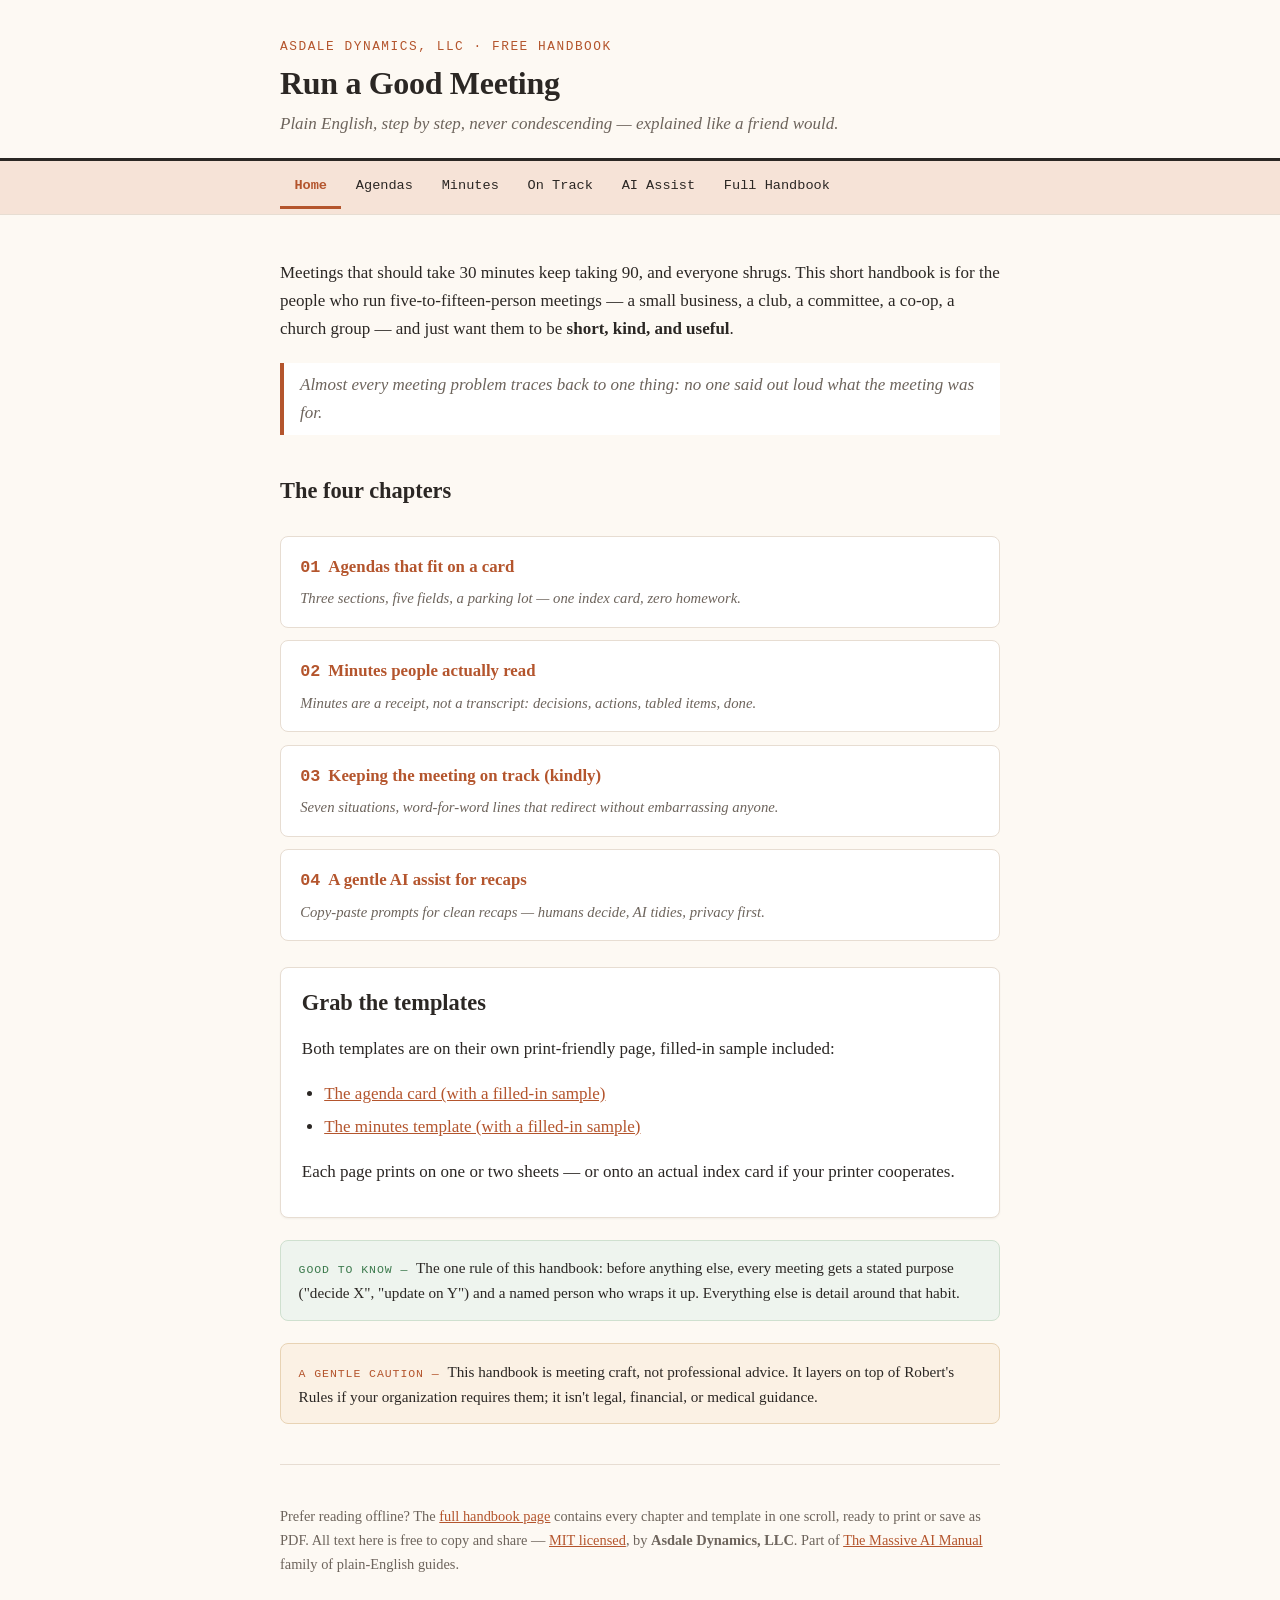
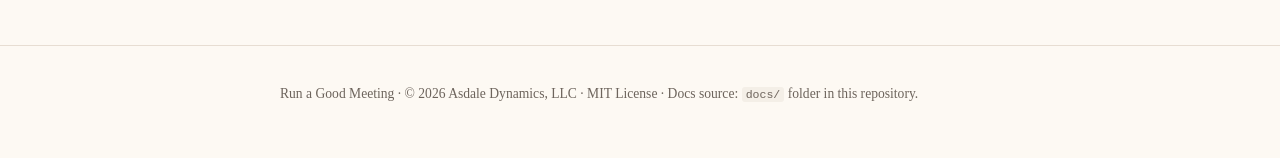
<file: site/index.html>
<!DOCTYPE html>
<html lang="en">
<head>
  <meta charset="utf-8">
  <meta name="viewport" content="width=device-width, initial-scale=1">
  <title>Run a Good Meeting — a plain-English handbook for small businesses &amp; clubs</title>
  <meta name="description" content="Agendas that fit on a card, minutes people actually read, kind facilitation, and gentle AI assists. A plain-English meeting handbook from Asdale Dynamics, LLC.">
  <link rel="stylesheet" href="styles.css">
</head>
<body>
  <header class="site">
    <div class="wrap">
      <p class="kicker">Asdale Dynamics, LLC · Free Handbook</p>
      <h1>Run a Good Meeting</h1>
      <p class="tagline">Plain English, step by step, never condescending — explained like a friend would.</p>
    </div>
  </header>

  <nav class="top" aria-label="Main pages">
    <div class="wrap">
      <ul>
        <li><a href="index.html" aria-current="page">Home</a></li>
        <li><a href="agendas.html">Agendas</a></li>
        <li><a href="minutes.html">Minutes</a></li>
        <li><a href="facilitation.html">On Track</a></li>
        <li><a href="ai-assist.html">AI Assist</a></li>
        <li><a href="handbook.html">Full Handbook</a></li>
      </ul>
    </div>
  </nav>

  <main>
    <div class="wrap">
      <p>Meetings that should take 30 minutes keep taking 90, and everyone shrugs. This short handbook is for the people who run five-to-fifteen-person meetings — a small business, a club, a committee, a co-op, a church group — and just want them to be <strong>short, kind, and useful</strong>.</p>

      <blockquote>Almost every meeting problem traces back to one thing: no one said out loud what the meeting was for.</blockquote>

      <h2>The four chapters</h2>
      <ul class="chapters">
        <li>
          <a href="agendas.html"><span class="num">01</span>Agendas that fit on a card</a>
          <span class="blurb">Three sections, five fields, a parking lot — one index card, zero homework.</span>
        </li>
        <li>
          <a href="minutes.html"><span class="num">02</span>Minutes people actually read</a>
          <span class="blurb">Minutes are a receipt, not a transcript: decisions, actions, tabled items, done.</span>
        </li>
        <li>
          <a href="facilitation.html"><span class="num">03</span>Keeping the meeting on track (kindly)</a>
          <span class="blurb">Seven situations, word-for-word lines that redirect without embarrassing anyone.</span>
        </li>
        <li>
          <a href="ai-assist.html"><span class="num">04</span>A gentle AI assist for recaps</a>
          <span class="blurb">Copy-paste prompts for clean recaps — humans decide, AI tidies, privacy first.</span>
        </li>
      </ul>

      <div class="card">
        <h2 style="margin-top:0">Grab the templates</h2>
        <p>Both templates are on their own print-friendly page, filled-in sample included:</p>
        <ul>
          <li><a href="agendas.html#template">The agenda card (with a filled-in sample)</a></li>
          <li><a href="minutes.html#template">The minutes template (with a filled-in sample)</a></li>
        </ul>
        <p>Each page prints on one or two sheets — or onto an actual index card if your printer cooperates.</p>
      </div>

      <div class="tip">
        The one rule of this handbook: before anything else, every meeting gets a stated purpose ("decide X", "update on Y") and a named person who wraps it up. Everything else is detail around that habit.
      </div>

      <div class="warn">
        This handbook is meeting craft, not professional advice. It layers on top of Robert's Rules if your organization requires them; it isn't legal, financial, or medical guidance.
      </div>

      <hr>

      <p style="color: var(--muted); font-size: 0.9rem;">
        Prefer reading offline? The <a href="handbook.html">full handbook page</a> contains every chapter and template in one scroll, ready to print or save as PDF.
        All text here is free to copy and share — <a href="https://opensource.org/license/mit" rel="noopener">MIT licensed</a>, by <strong>Asdale Dynamics, LLC</strong>. Part of <a href="https://dylanasdale.github.io" rel="noopener">The Massive AI Manual</a> family of plain-English guides.
      </p>
    </div>
  </main>

  <footer class="site">
    <div class="wrap">
      <p>Run a Good Meeting · © 2026 Asdale Dynamics, LLC · MIT License · Docs source: <code>docs/</code> folder in this repository.</p>
    </div>
  </footer>
</body>
</html>
</file>
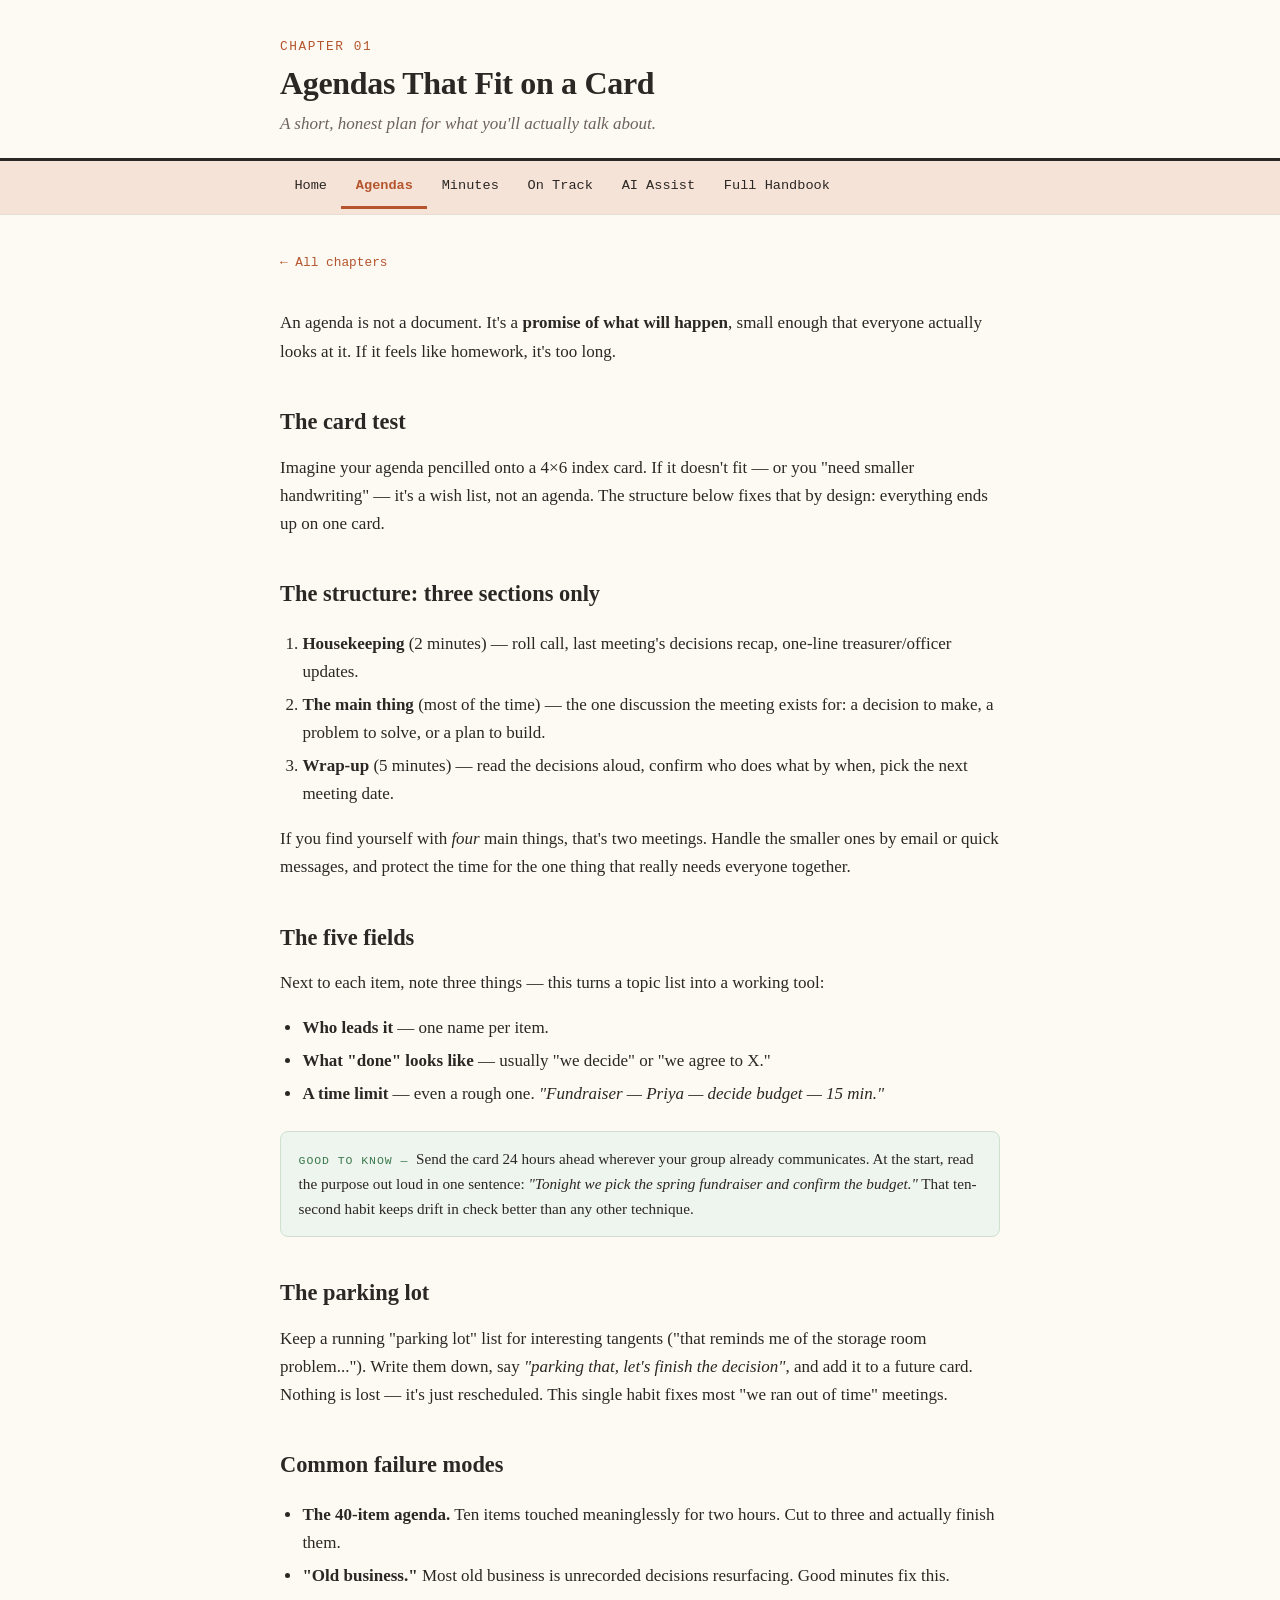
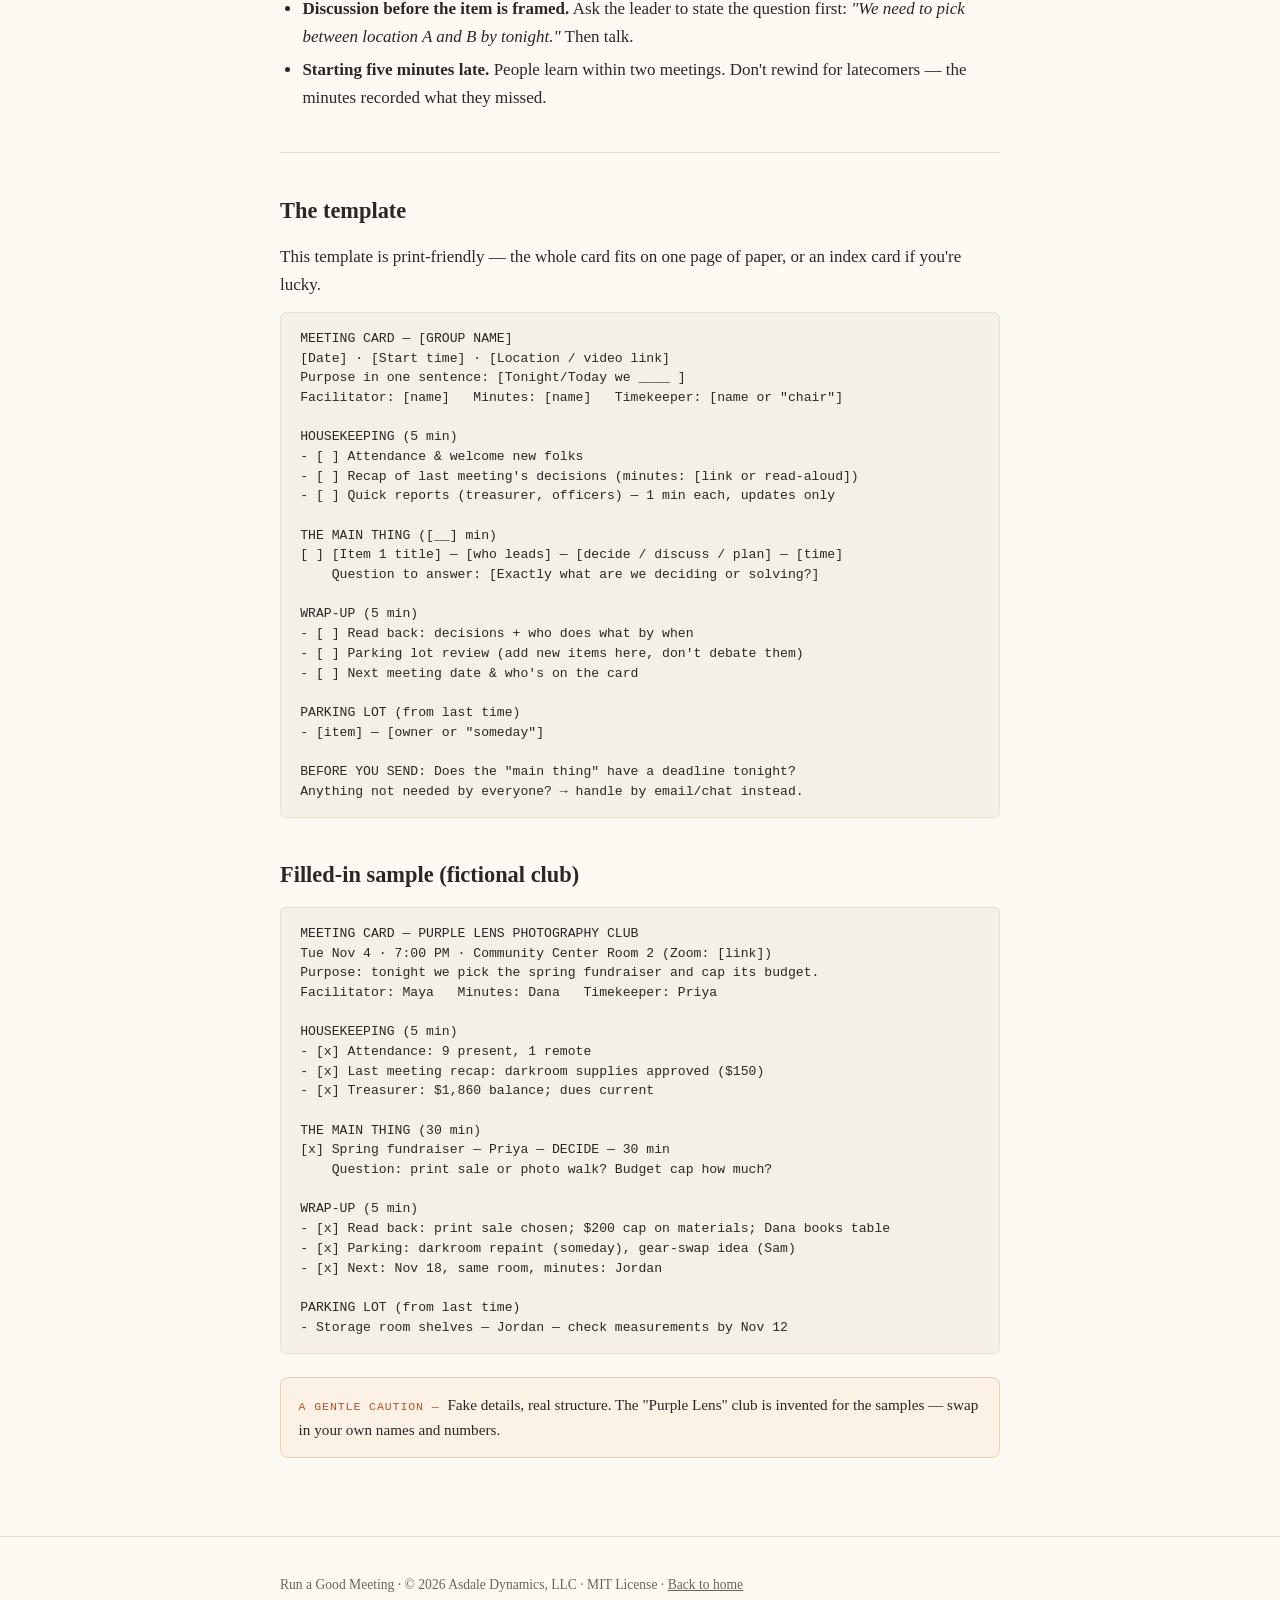
<file: site/agendas.html>
<!DOCTYPE html>
<html lang="en">
<head>
  <meta charset="utf-8">
  <meta name="viewport" content="width=device-width, initial-scale=1">
  <title>Agendas That Fit on a Card — Run a Good Meeting</title>
  <meta name="description" content="Three sections, five fields, a parking lot. Agenda templates that fit on an index card — for small-business and club meetings.">
  <link rel="stylesheet" href="styles.css">
</head>
<body>
  <header class="site">
    <div class="wrap">
      <p class="kicker">Chapter 01</p>
      <h1>Agendas That Fit on a Card</h1>
      <p class="tagline">A short, honest plan for what you'll actually talk about.</p>
    </div>
  </header>

  <nav class="top" aria-label="Main pages">
    <div class="wrap">
      <ul>
        <li><a href="index.html">Home</a></li>
        <li><a href="agendas.html" aria-current="page">Agendas</a></li>
        <li><a href="minutes.html">Minutes</a></li>
        <li><a href="facilitation.html">On Track</a></li>
        <li><a href="ai-assist.html">AI Assist</a></li>
        <li><a href="handbook.html">Full Handbook</a></li>
      </ul>
    </div>
  </nav>

  <main>
    <div class="wrap">
      <a class="backlink" href="index.html">← All chapters</a>

      <p>An agenda is not a document. It's a <strong>promise of what will happen</strong>, small enough that everyone actually looks at it. If it feels like homework, it's too long.</p>

      <h2>The card test</h2>
      <p>Imagine your agenda pencilled onto a 4×6 index card. If it doesn't fit — or you "need smaller handwriting" — it's a wish list, not an agenda. The structure below fixes that by design: everything ends up on one card.</p>

      <h2>The structure: three sections only</h2>
      <ol>
        <li><strong>Housekeeping</strong> (2 minutes) — roll call, last meeting's decisions recap, one-line treasurer/officer updates.</li>
        <li><strong>The main thing</strong> (most of the time) — the one discussion the meeting exists for: a decision to make, a problem to solve, or a plan to build.</li>
        <li><strong>Wrap-up</strong> (5 minutes) — read the decisions aloud, confirm who does what by when, pick the next meeting date.</li>
      </ol>
      <p>If you find yourself with <em>four</em> main things, that's two meetings. Handle the smaller ones by email or quick messages, and protect the time for the one thing that really needs everyone together.</p>

      <h2>The five fields</h2>
      <p>Next to each item, note three things — this turns a topic list into a working tool:</p>
      <ul>
        <li><strong>Who leads it</strong> — one name per item.</li>
        <li><strong>What "done" looks like</strong> — usually "we decide" or "we agree to X."</li>
        <li><strong>A time limit</strong> — even a rough one. <em>"Fundraiser — Priya — decide budget — 15 min."</em></li>
      </ul>

      <div class="tip">
        Send the card 24 hours ahead wherever your group already communicates. At the start, read the purpose out loud in one sentence: <em>"Tonight we pick the spring fundraiser and confirm the budget."</em> That ten-second habit keeps drift in check better than any other technique.
      </div>

      <h2>The parking lot</h2>
      <p>Keep a running "parking lot" list for interesting tangents ("that reminds me of the storage room problem..."). Write them down, say <em>"parking that, let's finish the decision"</em>, and add it to a future card. Nothing is lost — it's just rescheduled. This single habit fixes most "we ran out of time" meetings.</p>

      <h2>Common failure modes</h2>
      <ul>
        <li><strong>The 40-item agenda.</strong> Ten items touched meaninglessly for two hours. Cut to three and actually finish them.</li>
        <li><strong>"Old business."</strong> Most old business is unrecorded decisions resurfacing. Good minutes fix this.</li>
        <li><strong>Discussion before the item is framed.</strong> Ask the leader to state the question first: <em>"We need to pick between location A and B by tonight."</em> Then talk.</li>
        <li><strong>Starting five minutes late.</strong> People learn within two meetings. Don't rewind for latecomers — the minutes recorded what they missed.</li>
      </ul>

      <hr>

      <h2 id="template">The template</h2>
      <p class="print-note">This template is print-friendly — the whole card fits on one page of paper, or an index card if you're lucky.</p>

      <pre><code>MEETING CARD — [GROUP NAME]
[Date] · [Start time] · [Location / video link]
Purpose in one sentence: [Tonight/Today we ____ ]
Facilitator: [name]   Minutes: [name]   Timekeeper: [name or "chair"]

HOUSEKEEPING (5 min)
- [ ] Attendance &amp; welcome new folks
- [ ] Recap of last meeting's decisions (minutes: [link or read-aloud])
- [ ] Quick reports (treasurer, officers) — 1 min each, updates only

THE MAIN THING ([__] min)
[ ] [Item 1 title] — [who leads] — [decide / discuss / plan] — [time]
    Question to answer: [Exactly what are we deciding or solving?]

WRAP-UP (5 min)
- [ ] Read back: decisions + who does what by when
- [ ] Parking lot review (add new items here, don't debate them)
- [ ] Next meeting date &amp; who's on the card

PARKING LOT (from last time)
- [item] — [owner or "someday"]

BEFORE YOU SEND: Does the "main thing" have a deadline tonight?
Anything not needed by everyone? → handle by email/chat instead.</code></pre>

      <h2>Filled-in sample (fictional club)</h2>

      <pre><code>MEETING CARD — PURPLE LENS PHOTOGRAPHY CLUB
Tue Nov 4 · 7:00 PM · Community Center Room 2 (Zoom: [link])
Purpose: tonight we pick the spring fundraiser and cap its budget.
Facilitator: Maya   Minutes: Dana   Timekeeper: Priya

HOUSEKEEPING (5 min)
- [x] Attendance: 9 present, 1 remote
- [x] Last meeting recap: darkroom supplies approved ($150)
- [x] Treasurer: $1,860 balance; dues current

THE MAIN THING (30 min)
[x] Spring fundraiser — Priya — DECIDE — 30 min
    Question: print sale or photo walk? Budget cap how much?

WRAP-UP (5 min)
- [x] Read back: print sale chosen; $200 cap on materials; Dana books table
- [x] Parking: darkroom repaint (someday), gear-swap idea (Sam)
- [x] Next: Nov 18, same room, minutes: Jordan

PARKING LOT (from last time)
- Storage room shelves — Jordan — check measurements by Nov 12</code></pre>

      <div class="warn">
        Fake details, real structure. The "Purple Lens" club is invented for the samples — swap in your own names and numbers.
      </div>
    </div>
  </main>

  <footer class="site">
    <div class="wrap">
      <p>Run a Good Meeting · © 2026 Asdale Dynamics, LLC · MIT License · <a href="index.html">Back to home</a></p>
    </div>
  </footer>
</body>
</html>
</file>
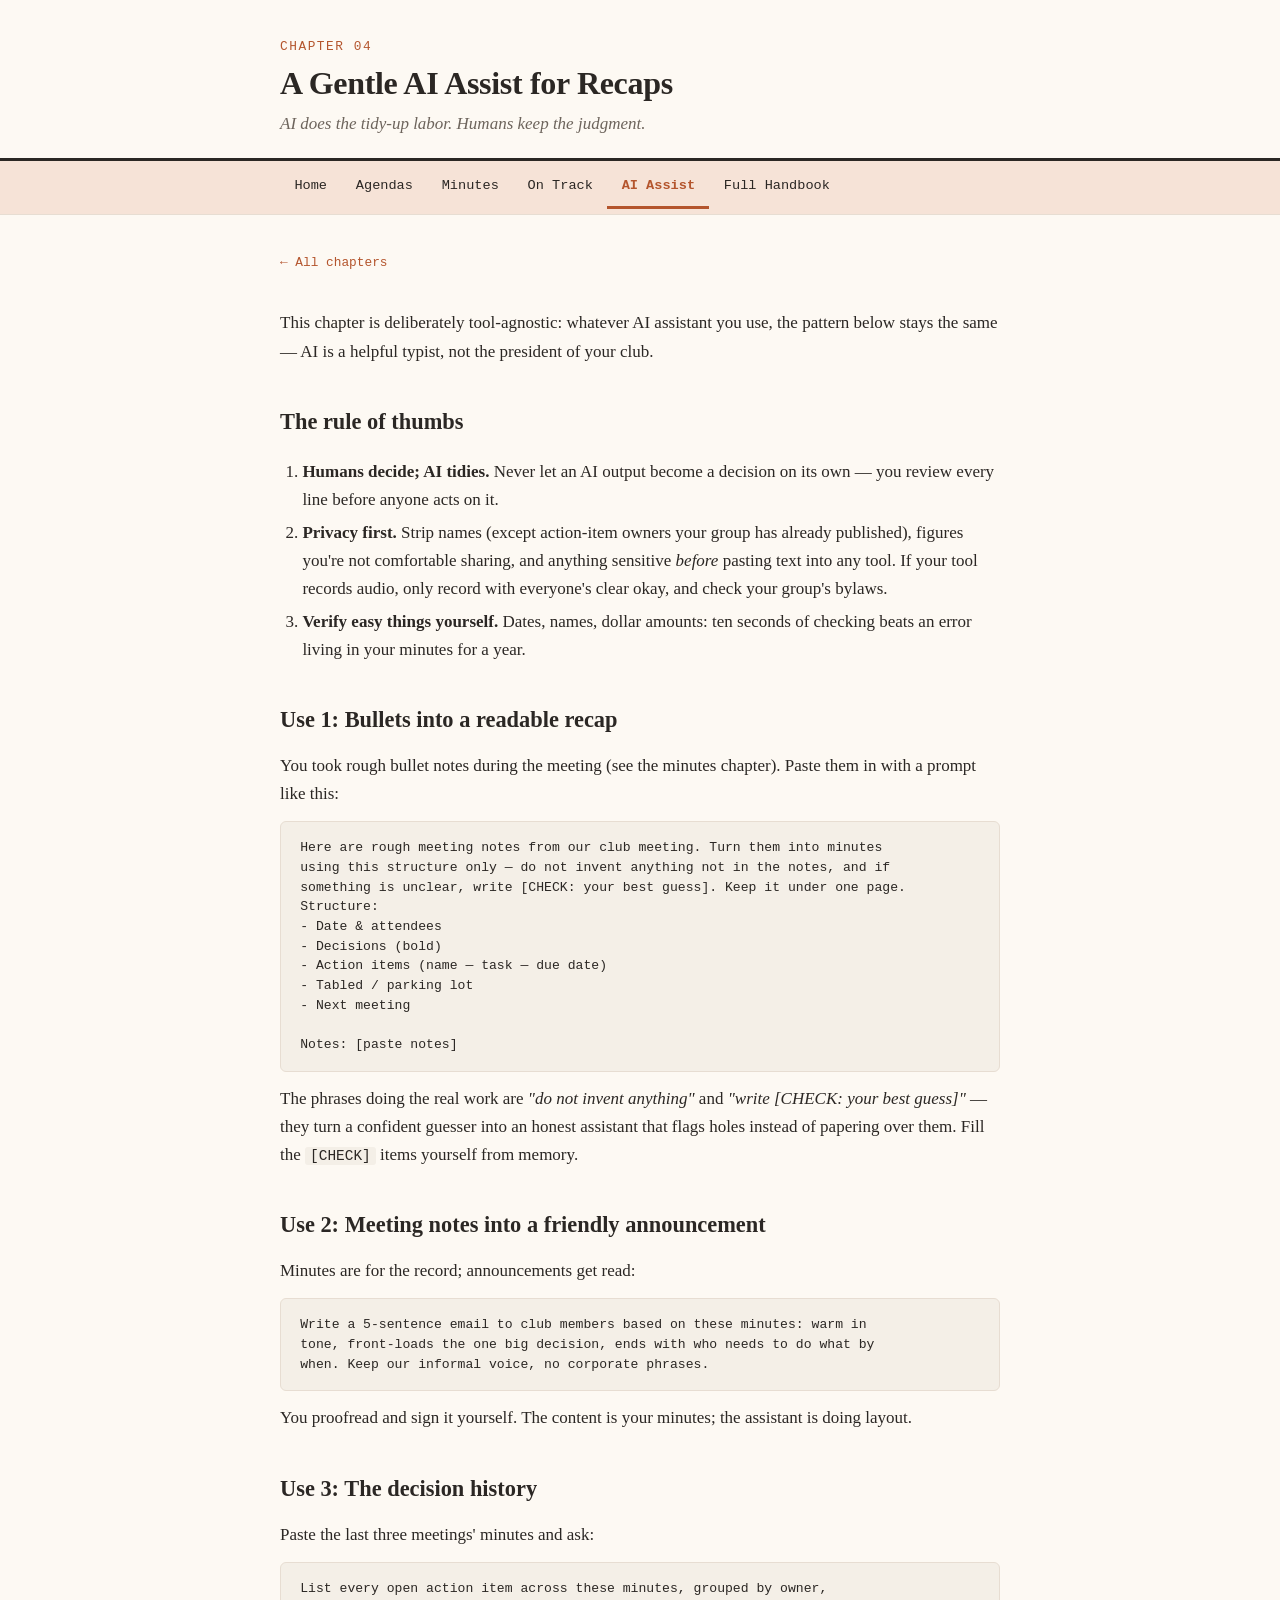
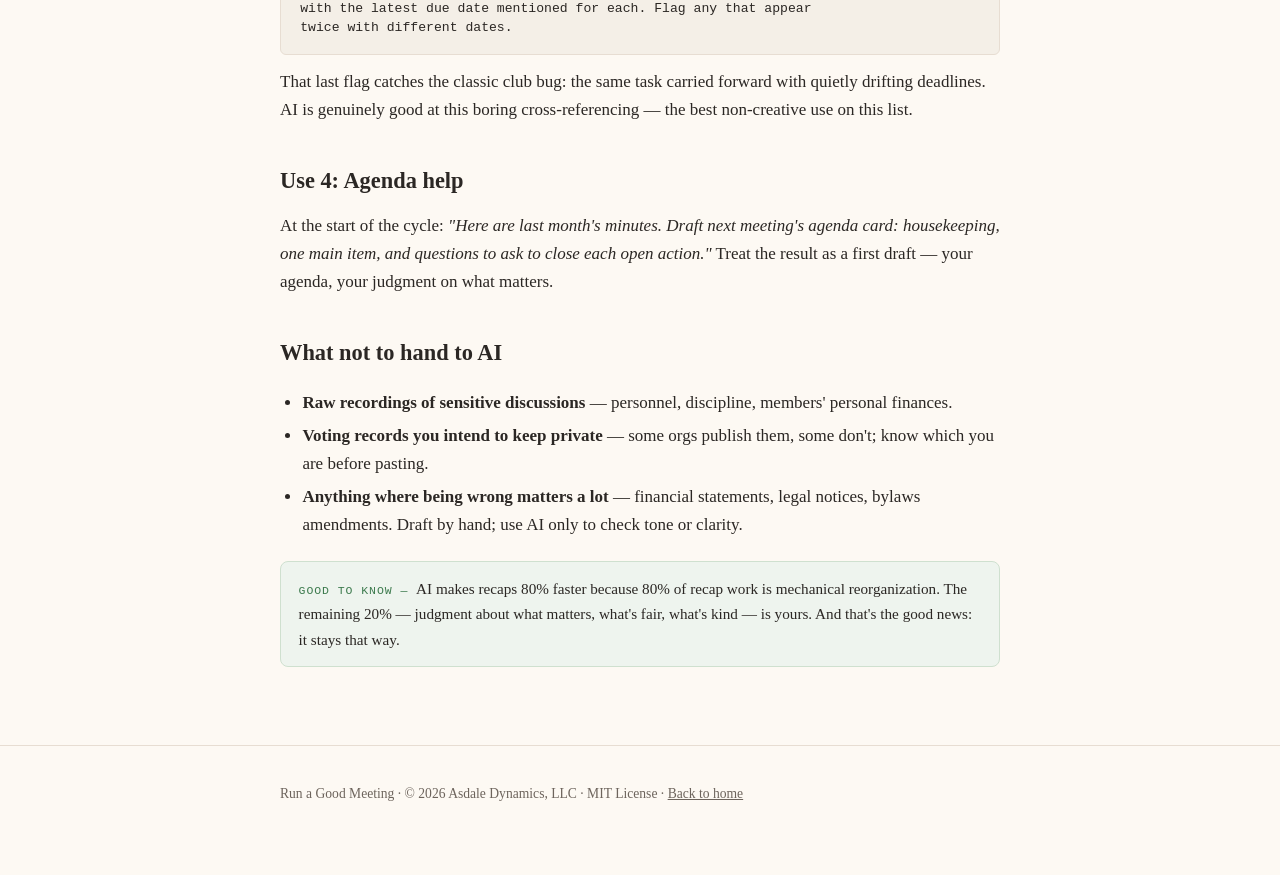
<file: site/ai-assist.html>
<!DOCTYPE html>
<html lang="en">
<head>
  <meta charset="utf-8">
  <meta name="viewport" content="width=device-width, initial-scale=1">
  <title>A Gentle AI Assist for Recaps — Run a Good Meeting</title>
  <meta name="description" content="Copy-paste AI prompts for meeting recaps: humans decide, AI tidies, privacy first. Part of a plain-English meeting handbook.">
  <link rel="stylesheet" href="styles.css">
</head>
<body>
  <header class="site">
    <div class="wrap">
      <p class="kicker">Chapter 04</p>
      <h1>A Gentle AI Assist for Recaps</h1>
      <p class="tagline">AI does the tidy-up labor. Humans keep the judgment.</p>
    </div>
  </header>

  <nav class="top" aria-label="Main pages">
    <div class="wrap">
      <ul>
        <li><a href="index.html">Home</a></li>
        <li><a href="agendas.html">Agendas</a></li>
        <li><a href="minutes.html">Minutes</a></li>
        <li><a href="facilitation.html">On Track</a></li>
        <li><a href="ai-assist.html" aria-current="page">AI Assist</a></li>
        <li><a href="handbook.html">Full Handbook</a></li>
      </ul>
    </div>
  </nav>

  <main>
    <div class="wrap">
      <a class="backlink" href="index.html">← All chapters</a>

      <p>This chapter is deliberately tool-agnostic: whatever AI assistant you use, the pattern below stays the same — AI is a helpful typist, not the president of your club.</p>

      <h2>The rule of thumbs</h2>
      <ol>
        <li><strong>Humans decide; AI tidies.</strong> Never let an AI output become a decision on its own — you review every line before anyone acts on it.</li>
        <li><strong>Privacy first.</strong> Strip names (except action-item owners your group has already published), figures you're not comfortable sharing, and anything sensitive <em>before</em> pasting text into any tool. If your tool records audio, only record with everyone's clear okay, and check your group's bylaws.</li>
        <li><strong>Verify easy things yourself.</strong> Dates, names, dollar amounts: ten seconds of checking beats an error living in your minutes for a year.</li>
      </ol>

      <h2>Use 1: Bullets into a readable recap</h2>
      <p>You took rough bullet notes during the meeting (see the minutes chapter). Paste them in with a prompt like this:</p>

      <pre><code>Here are rough meeting notes from our club meeting. Turn them into minutes
using this structure only — do not invent anything not in the notes, and if
something is unclear, write [CHECK: your best guess]. Keep it under one page.
Structure:
- Date &amp; attendees
- Decisions (bold)
- Action items (name — task — due date)
- Tabled / parking lot
- Next meeting

Notes: [paste notes]</code></pre>

      <p>The phrases doing the real work are <em>"do not invent anything"</em> and <em>"write [CHECK: your best guess]"</em> — they turn a confident guesser into an honest assistant that flags holes instead of papering over them. Fill the <code>[CHECK]</code> items yourself from memory.</p>

      <h2>Use 2: Meeting notes into a friendly announcement</h2>
      <p>Minutes are for the record; announcements get read:</p>

      <pre><code>Write a 5-sentence email to club members based on these minutes: warm in
tone, front-loads the one big decision, ends with who needs to do what by
when. Keep our informal voice, no corporate phrases.</code></pre>

      <p>You proofread and sign it yourself. The content is your minutes; the assistant is doing layout.</p>

      <h2>Use 3: The decision history</h2>
      <p>Paste the last three meetings' minutes and ask:</p>

      <pre><code>List every open action item across these minutes, grouped by owner,
with the latest due date mentioned for each. Flag any that appear
twice with different dates.</code></pre>

      <p>That last flag catches the classic club bug: the same task carried forward with quietly drifting deadlines. AI is genuinely good at this boring cross-referencing — the best non-creative use on this list.</p>

      <h2>Use 4: Agenda help</h2>
      <p>At the start of the cycle: <em>"Here are last month's minutes. Draft next meeting's agenda card: housekeeping, one main item, and questions to ask to close each open action."</em> Treat the result as a first draft — your agenda, your judgment on what matters.</p>

      <h2>What not to hand to AI</h2>
      <ul>
        <li><strong>Raw recordings of sensitive discussions</strong> — personnel, discipline, members' personal finances.</li>
        <li><strong>Voting records you intend to keep private</strong> — some orgs publish them, some don't; know which you are before pasting.</li>
        <li><strong>Anything where being wrong matters a lot</strong> — financial statements, legal notices, bylaws amendments. Draft by hand; use AI only to check tone or clarity.</li>
      </ul>

      <div class="tip">
        AI makes recaps 80% faster because 80% of recap work is mechanical reorganization. The remaining 20% — judgment about what matters, what's fair, what's kind — is yours. And that's the good news: it stays that way.
      </div>
    </div>
  </main>

  <footer class="site">
    <div class="wrap">
      <p>Run a Good Meeting · © 2026 Asdale Dynamics, LLC · MIT License · <a href="index.html">Back to home</a></p>
    </div>
  </footer>
</body>
</html>
</file>
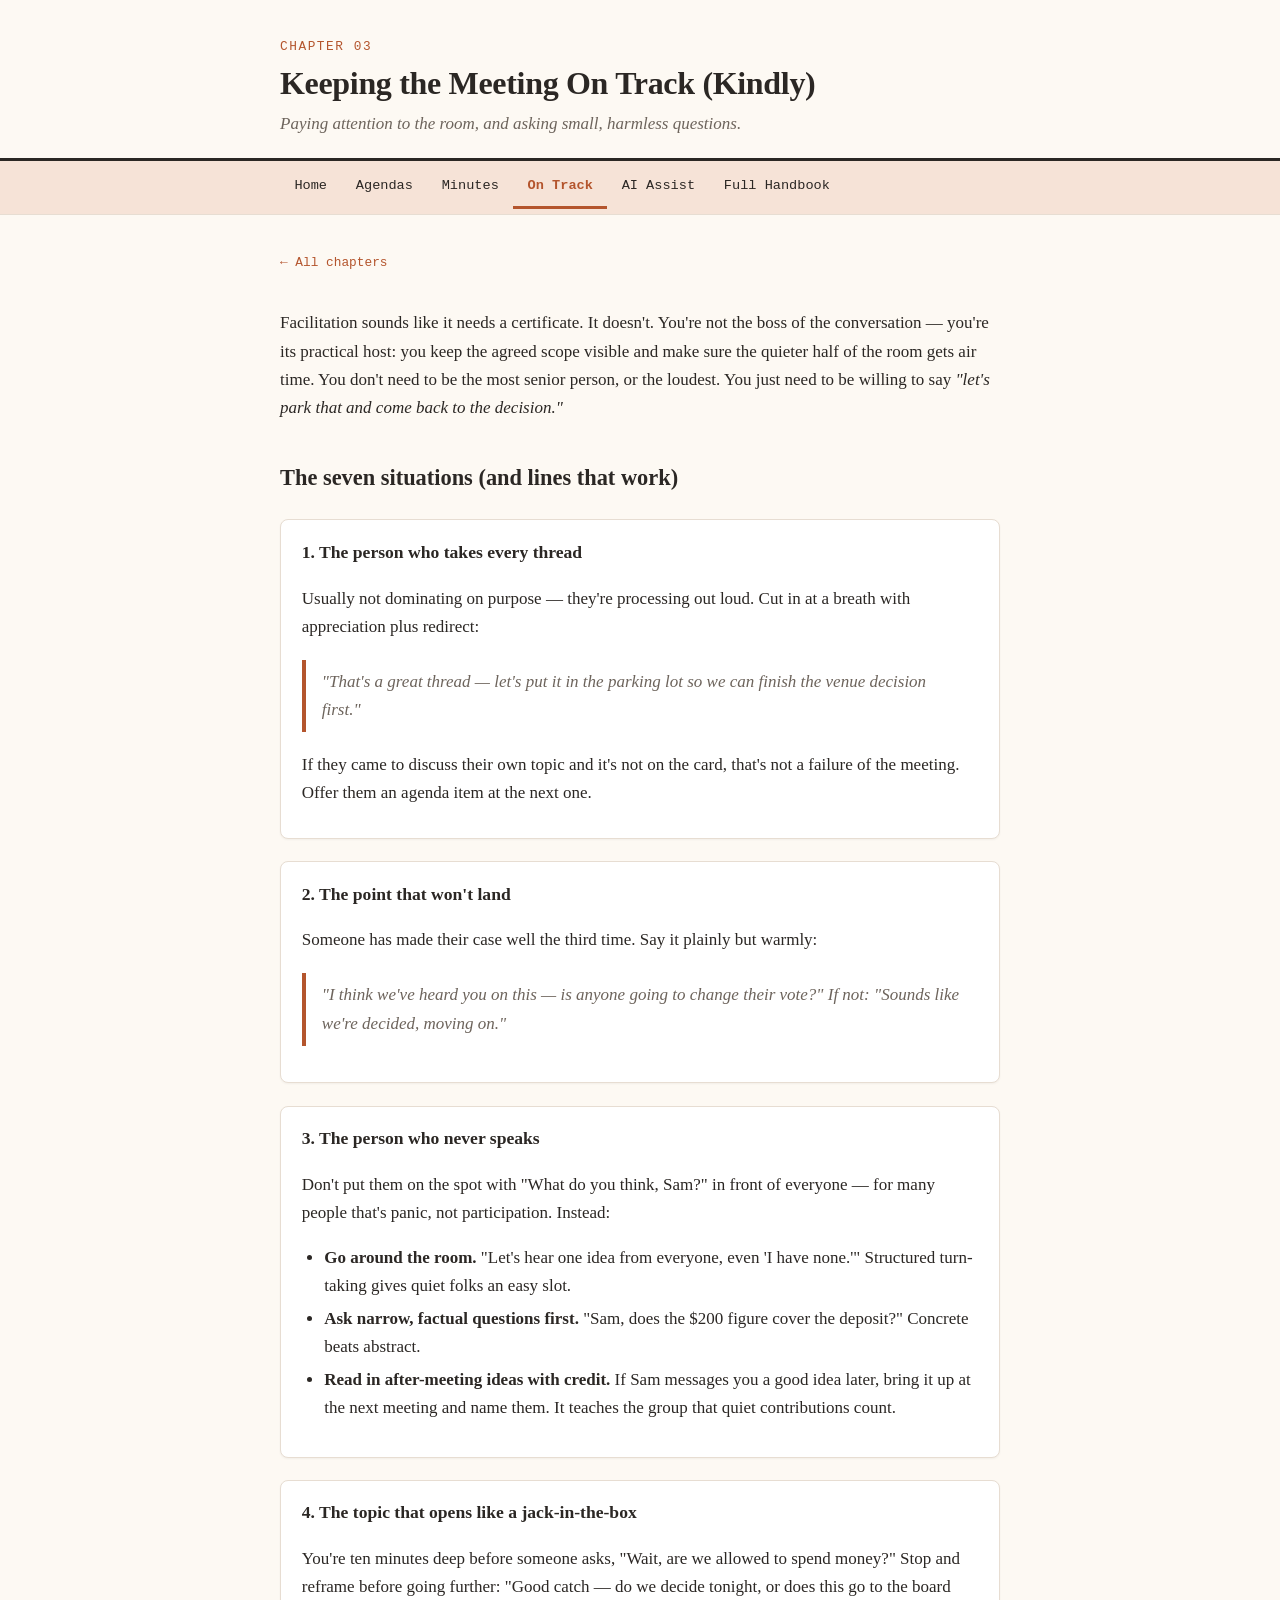
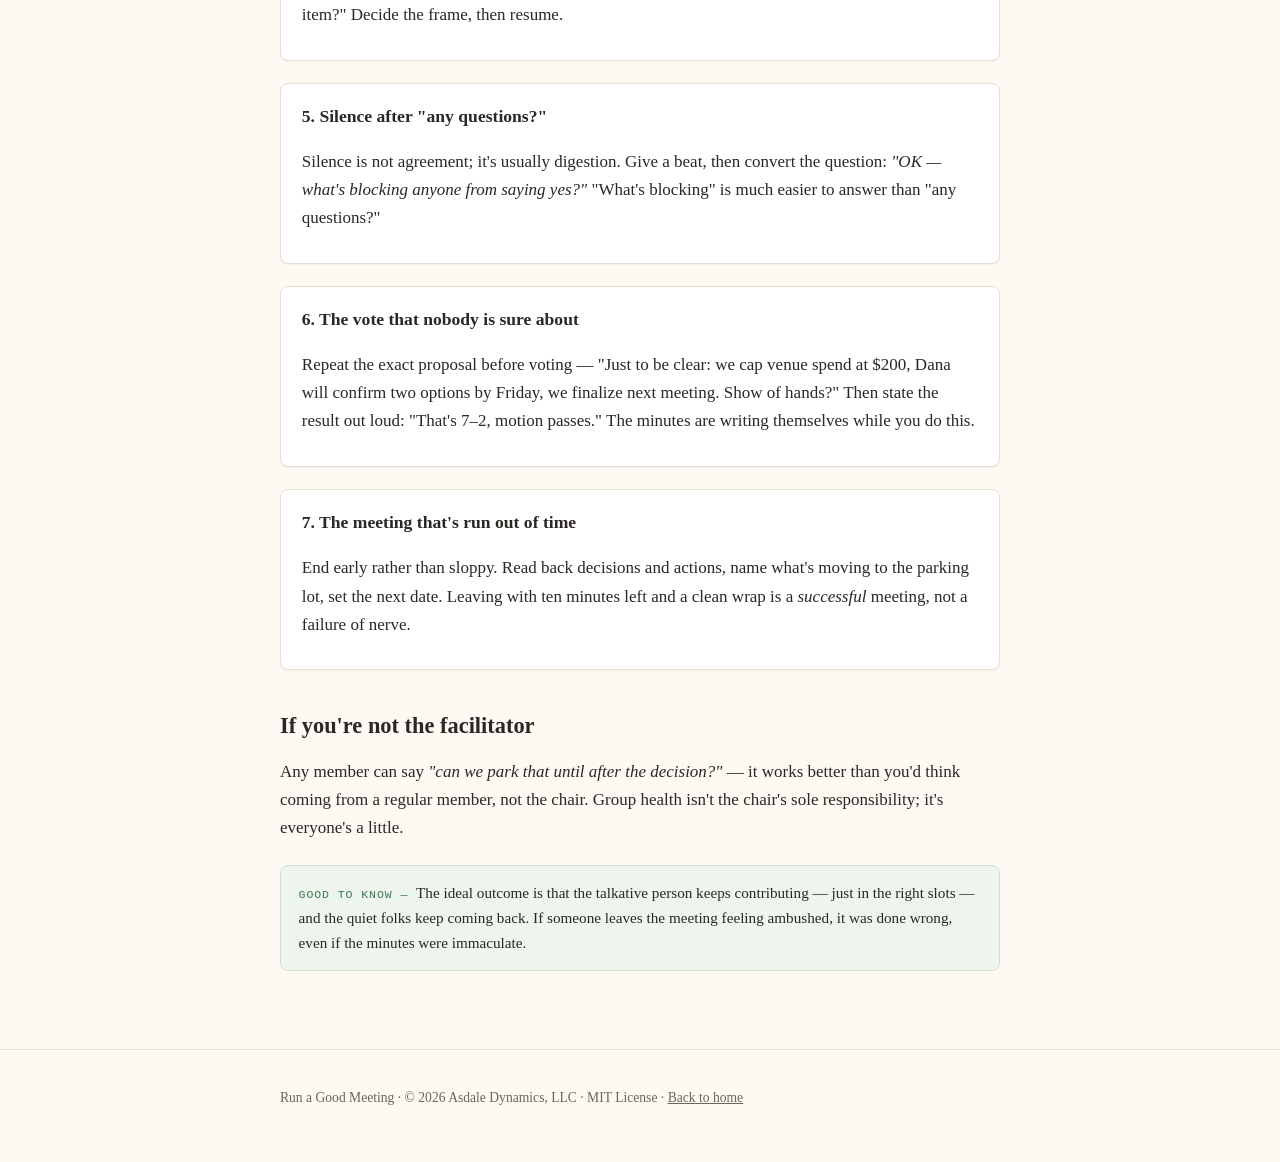
<file: site/facilitation.html>
<!DOCTYPE html>
<html lang="en">
<head>
  <meta charset="utf-8">
  <meta name="viewport" content="width=device-width, initial-scale=1">
  <title>Keeping the Meeting On Track (Kindly) — Run a Good Meeting</title>
  <meta name="description" content="Seven common meeting situations and gentle, word-for-word lines that redirect without embarrassing anyone.">
  <link rel="stylesheet" href="styles.css">
</head>
<body>
  <header class="site">
    <div class="wrap">
      <p class="kicker">Chapter 03</p>
      <h1>Keeping the Meeting On Track (Kindly)</h1>
      <p class="tagline">Paying attention to the room, and asking small, harmless questions.</p>
    </div>
  </header>

  <nav class="top" aria-label="Main pages">
    <div class="wrap">
      <ul>
        <li><a href="index.html">Home</a></li>
        <li><a href="agendas.html">Agendas</a></li>
        <li><a href="minutes.html">Minutes</a></li>
        <li><a href="facilitation.html" aria-current="page">On Track</a></li>
        <li><a href="ai-assist.html">AI Assist</a></li>
        <li><a href="handbook.html">Full Handbook</a></li>
      </ul>
    </div>
  </nav>

  <main>
    <div class="wrap">
      <a class="backlink" href="index.html">← All chapters</a>

      <p>Facilitation sounds like it needs a certificate. It doesn't. You're not the boss of the conversation — you're its practical host: you keep the agreed scope visible and make sure the quieter half of the room gets air time. You don't need to be the most senior person, or the loudest. You just need to be willing to say <em>"let's park that and come back to the decision."</em></p>

      <h2>The seven situations (and lines that work)</h2>

      <div class="card">
        <h3 style="margin-top:0">1. The person who takes every thread</h3>
        <p>Usually not dominating on purpose — they're processing out loud. Cut in at a breath with appreciation plus redirect:</p>
        <blockquote>"That's a great thread — let's put it in the parking lot so we can finish the venue decision first."</blockquote>
        <p>If they came to discuss their own topic and it's not on the card, that's not a failure of the meeting. Offer them an agenda item at the next one.</p>
      </div>

      <div class="card">
        <h3 style="margin-top:0">2. The point that won't land</h3>
        <p>Someone has made their case well the third time. Say it plainly but warmly:</p>
        <blockquote>"I think we've heard you on this — is anyone going to change their vote?" If not: "Sounds like we're decided, moving on."</blockquote>
      </div>

      <div class="card">
        <h3 style="margin-top:0">3. The person who never speaks</h3>
        <p>Don't put them on the spot with "What do you think, Sam?" in front of everyone — for many people that's panic, not participation. Instead:</p>
        <ul>
          <li><strong>Go around the room.</strong> "Let's hear one idea from everyone, even 'I have none.'" Structured turn-taking gives quiet folks an easy slot.</li>
          <li><strong>Ask narrow, factual questions first.</strong> "Sam, does the $200 figure cover the deposit?" Concrete beats abstract.</li>
          <li><strong>Read in after-meeting ideas with credit.</strong> If Sam messages you a good idea later, bring it up at the next meeting and name them. It teaches the group that quiet contributions count.</li>
        </ul>
      </div>

      <div class="card">
        <h3 style="margin-top:0">4. The topic that opens like a jack-in-the-box</h3>
        <p>You're ten minutes deep before someone asks, "Wait, are we allowed to spend money?" Stop and reframe before going further: "Good catch — do we decide tonight, or does this go to the board item?" Decide the frame, then resume.</p>
      </div>

      <div class="card">
        <h3 style="margin-top:0">5. Silence after "any questions?"</h3>
        <p>Silence is not agreement; it's usually digestion. Give a beat, then convert the question: <em>"OK — what's blocking anyone from saying yes?"</em> "What's blocking" is much easier to answer than "any questions?"</p>
      </div>

      <div class="card">
        <h3 style="margin-top:0">6. The vote that nobody is sure about</h3>
        <p>Repeat the exact proposal before voting — "Just to be clear: we cap venue spend at $200, Dana will confirm two options by Friday, we finalize next meeting. Show of hands?" Then state the result out loud: "That's 7–2, motion passes." The minutes are writing themselves while you do this.</p>
      </div>

      <div class="card">
        <h3 style="margin-top:0">7. The meeting that's run out of time</h3>
        <p>End early rather than sloppy. Read back decisions and actions, name what's moving to the parking lot, set the next date. Leaving with ten minutes left and a clean wrap is a <em>successful</em> meeting, not a failure of nerve.</p>
      </div>

      <h2>If you're not the facilitator</h2>
      <p>Any member can say <em>"can we park that until after the decision?"</em> — it works better than you'd think coming from a regular member, not the chair. Group health isn't the chair's sole responsibility; it's everyone's a little.</p>

      <div class="tip">
        The ideal outcome is that the talkative person keeps contributing — just in the right slots — and the quiet folks keep coming back. If someone leaves the meeting feeling ambushed, it was done wrong, even if the minutes were immaculate.
      </div>
    </div>
  </main>

  <footer class="site">
    <div class="wrap">
      <p>Run a Good Meeting · © 2026 Asdale Dynamics, LLC · MIT License · <a href="index.html">Back to home</a></p>
    </div>
  </footer>
</body>
</html>
</file>
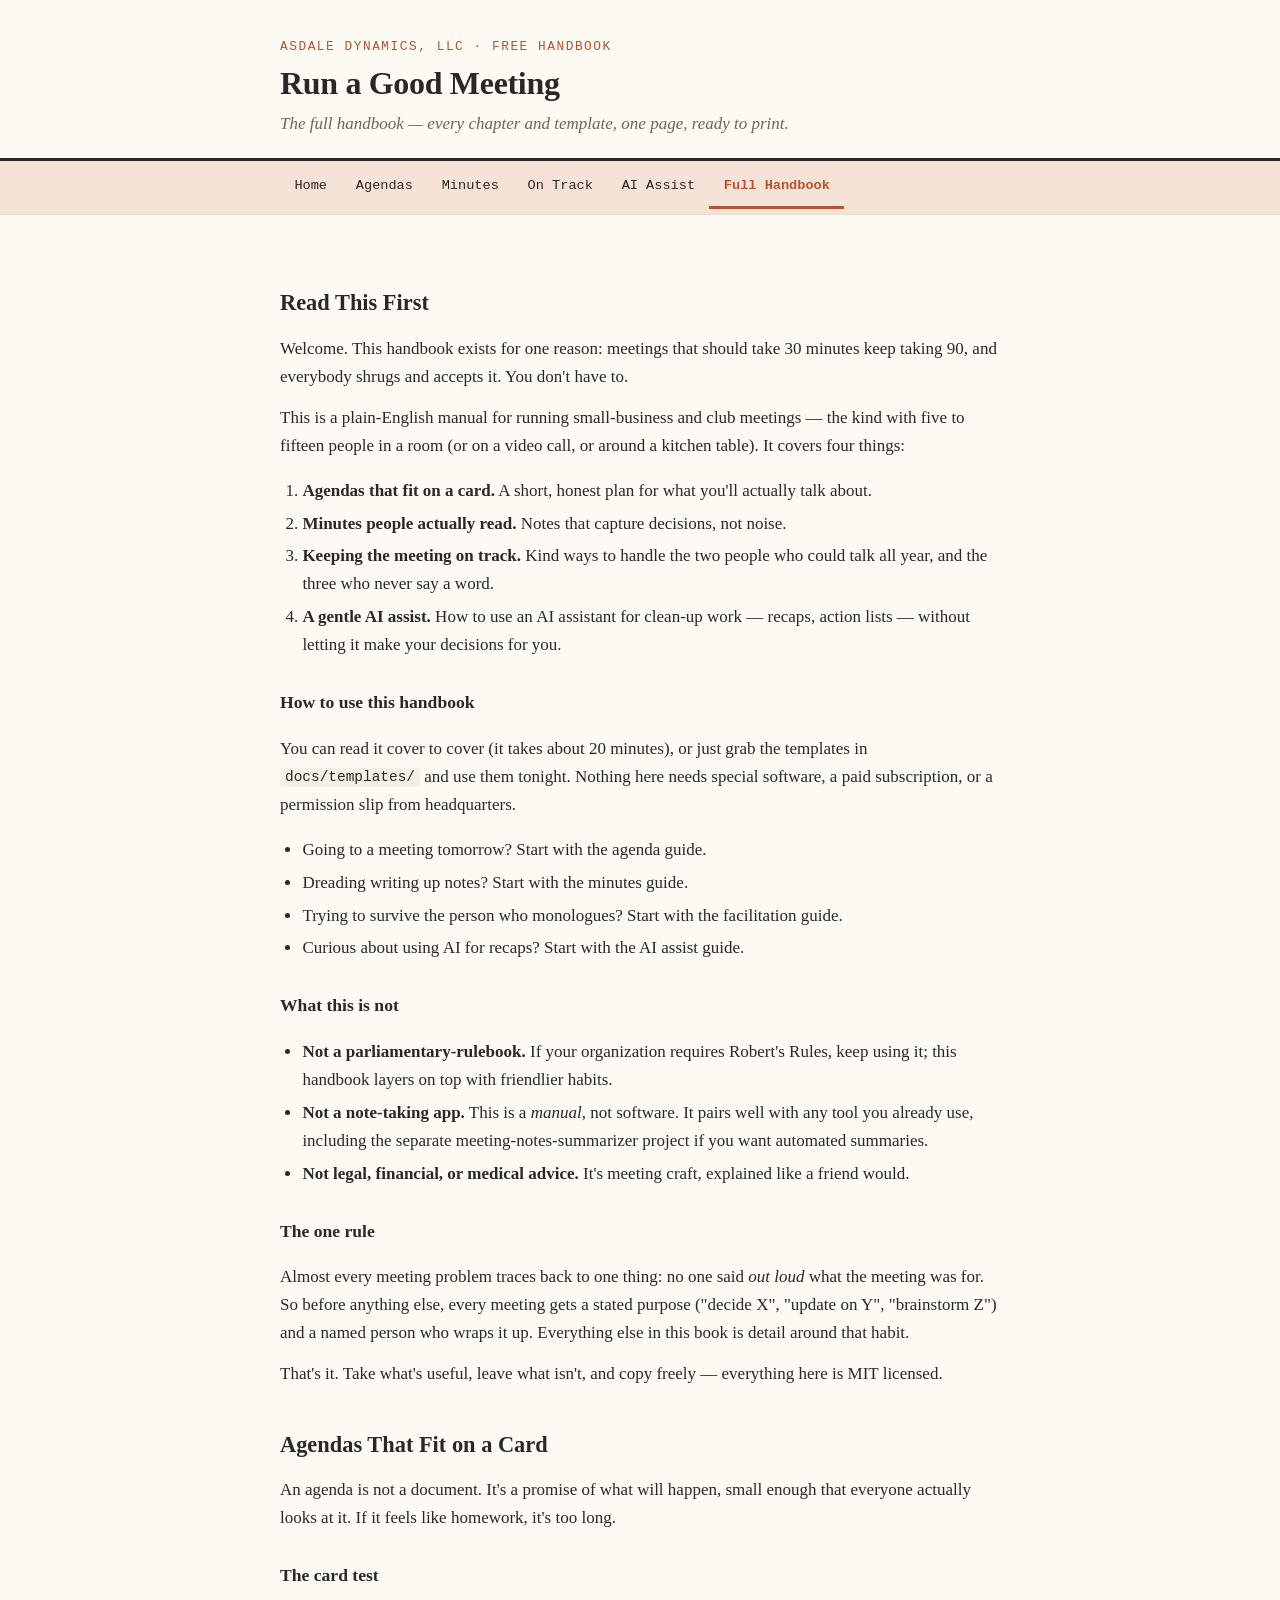
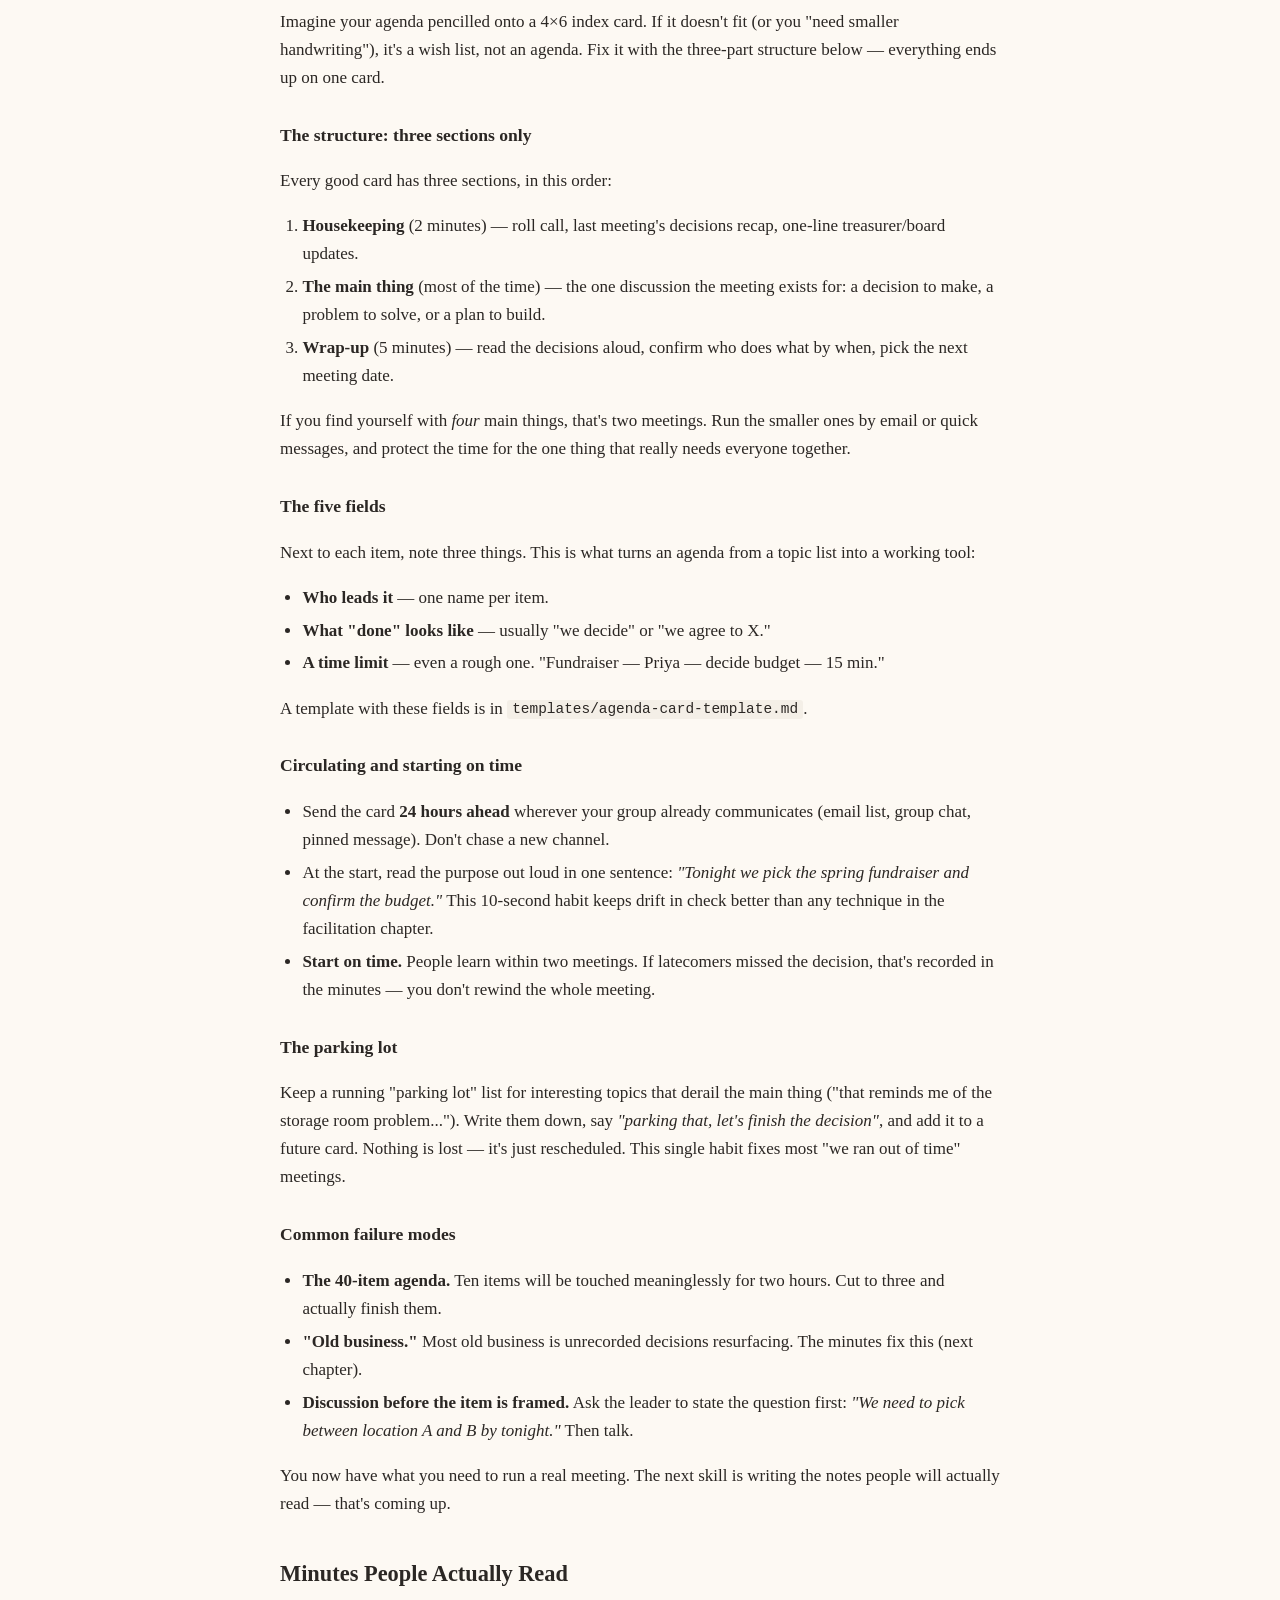
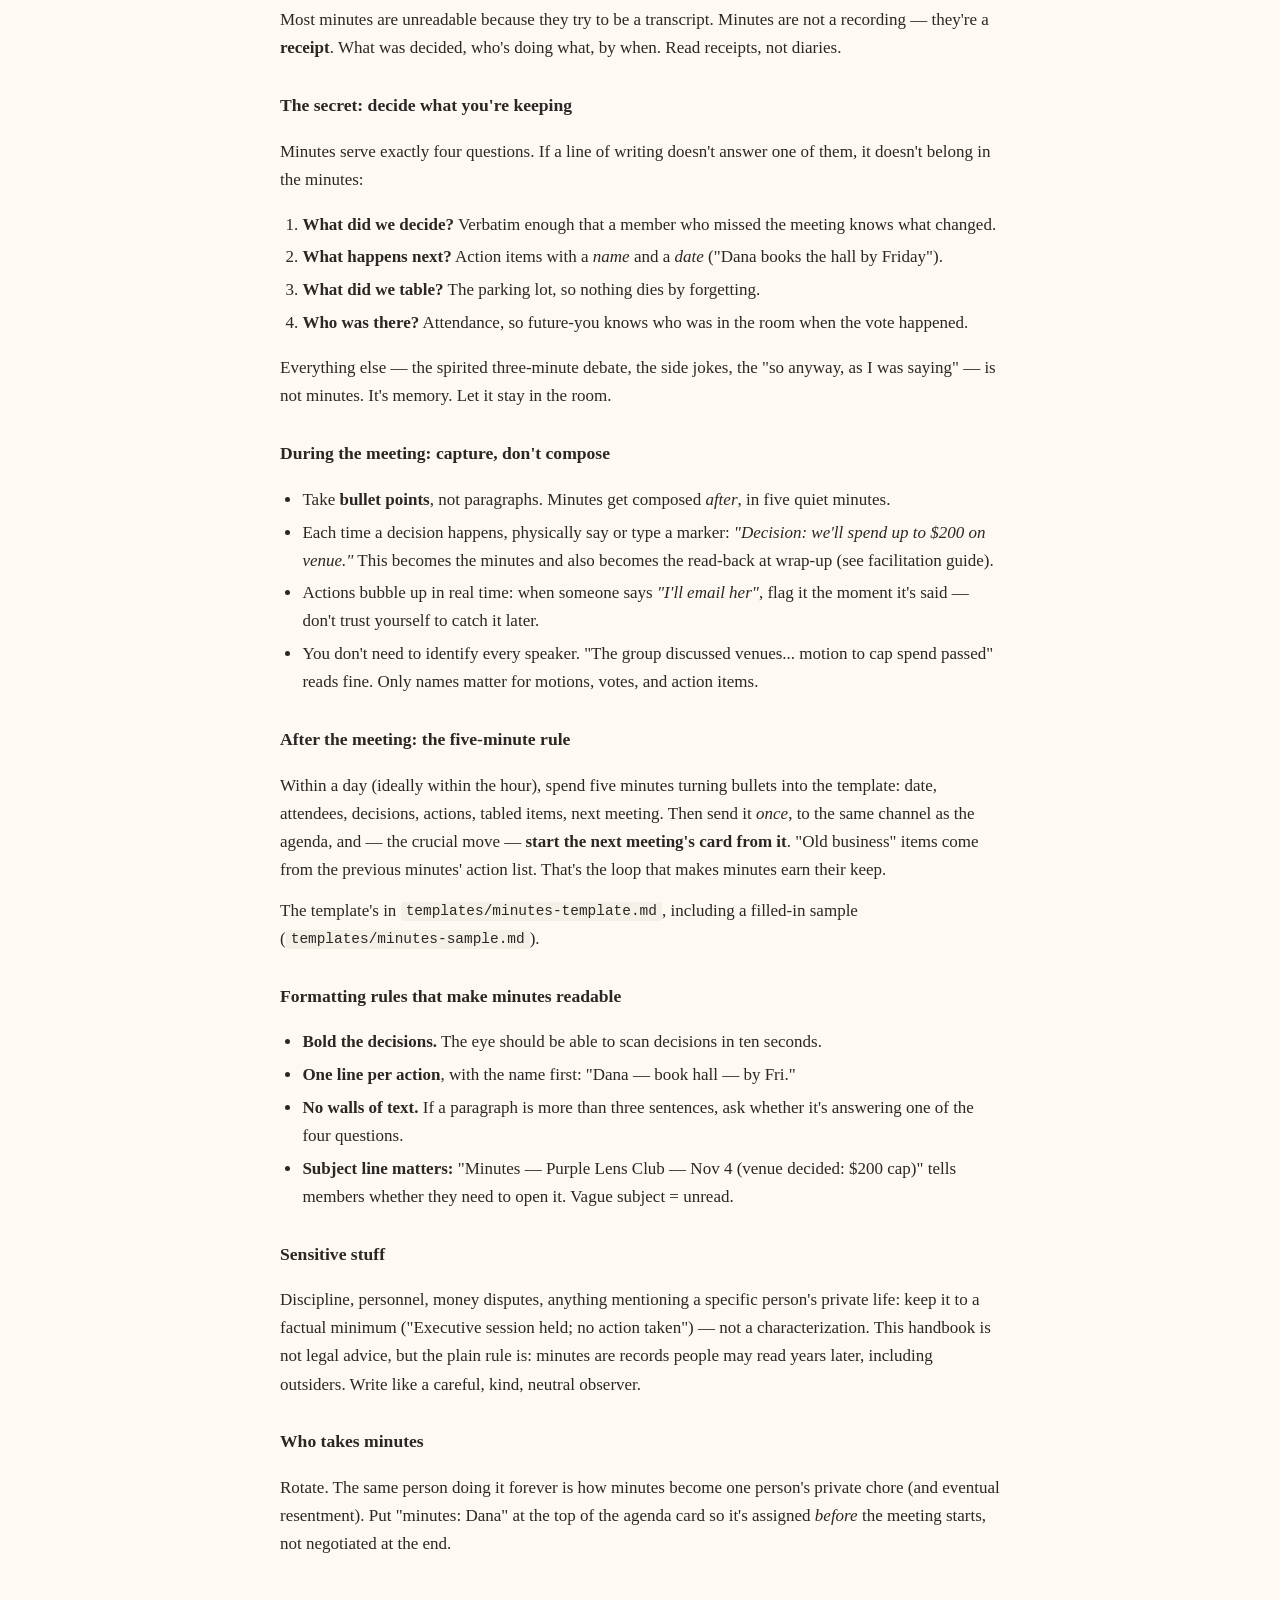
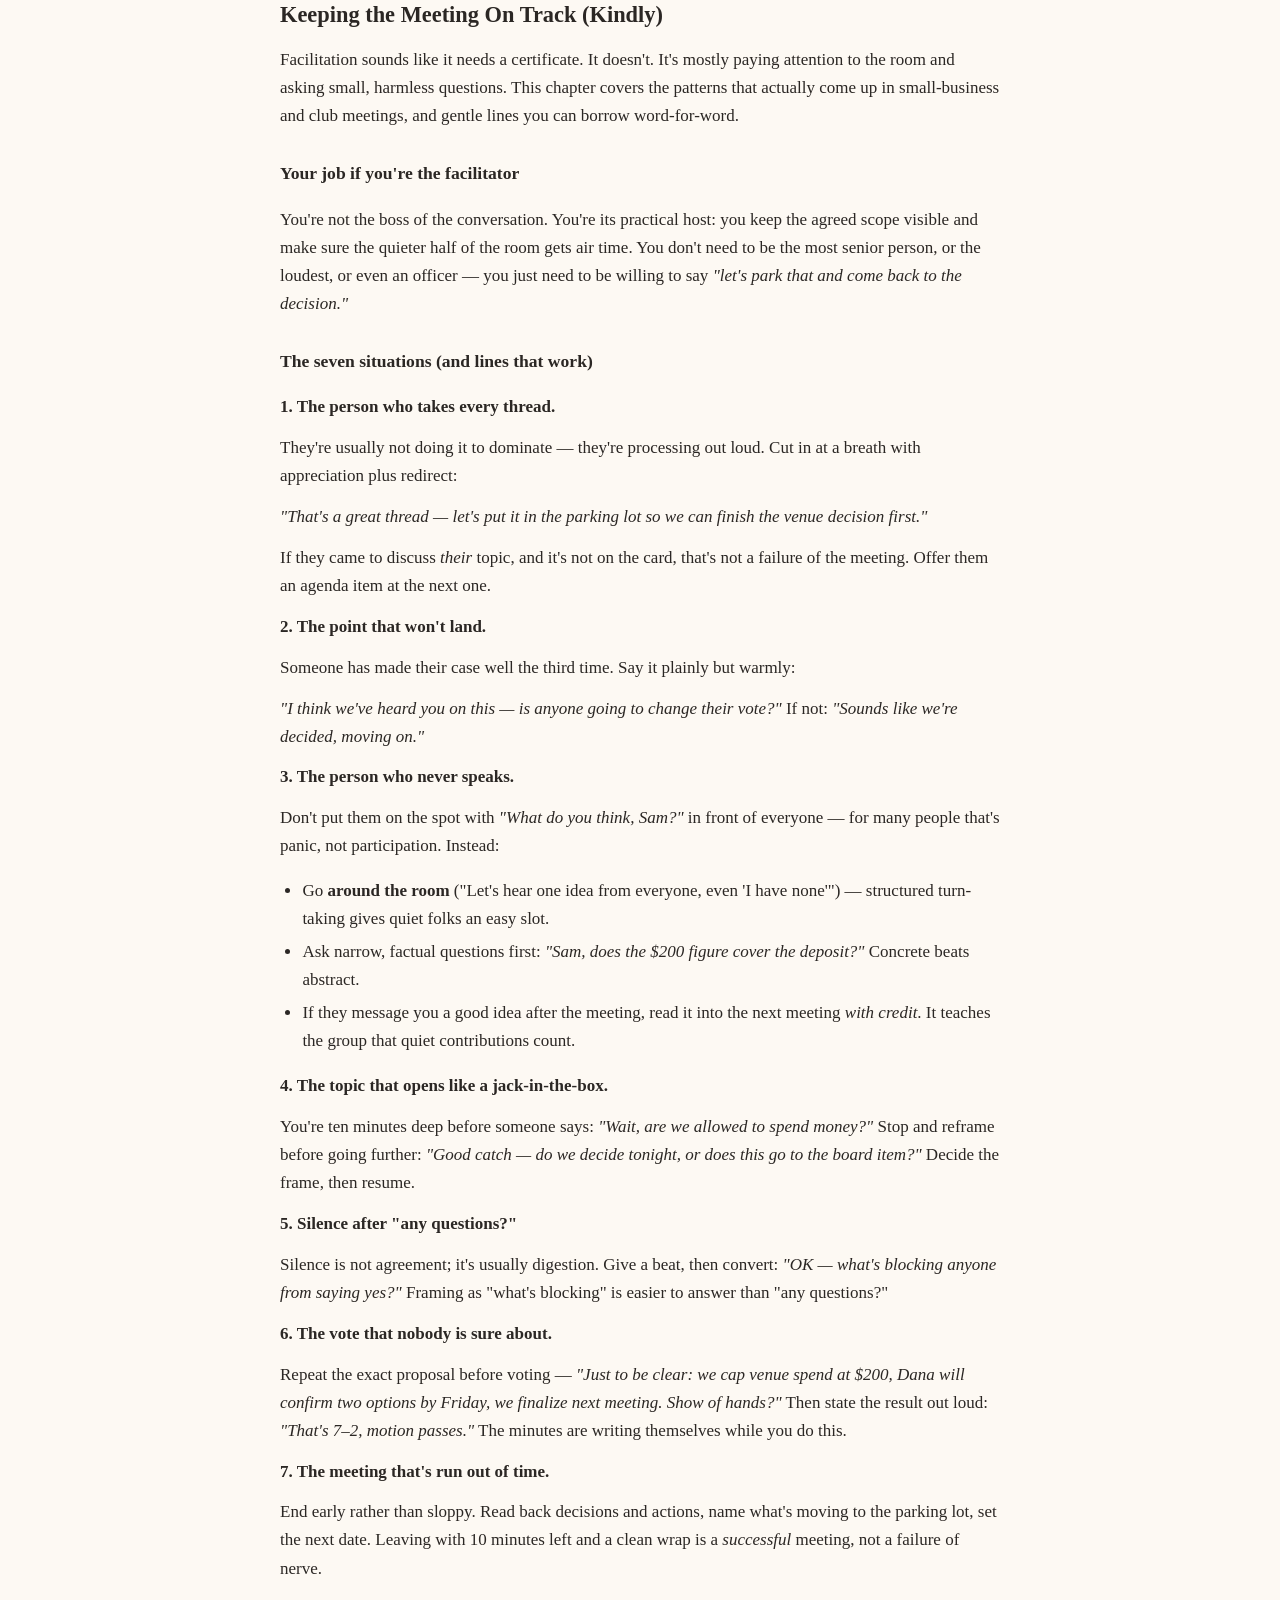
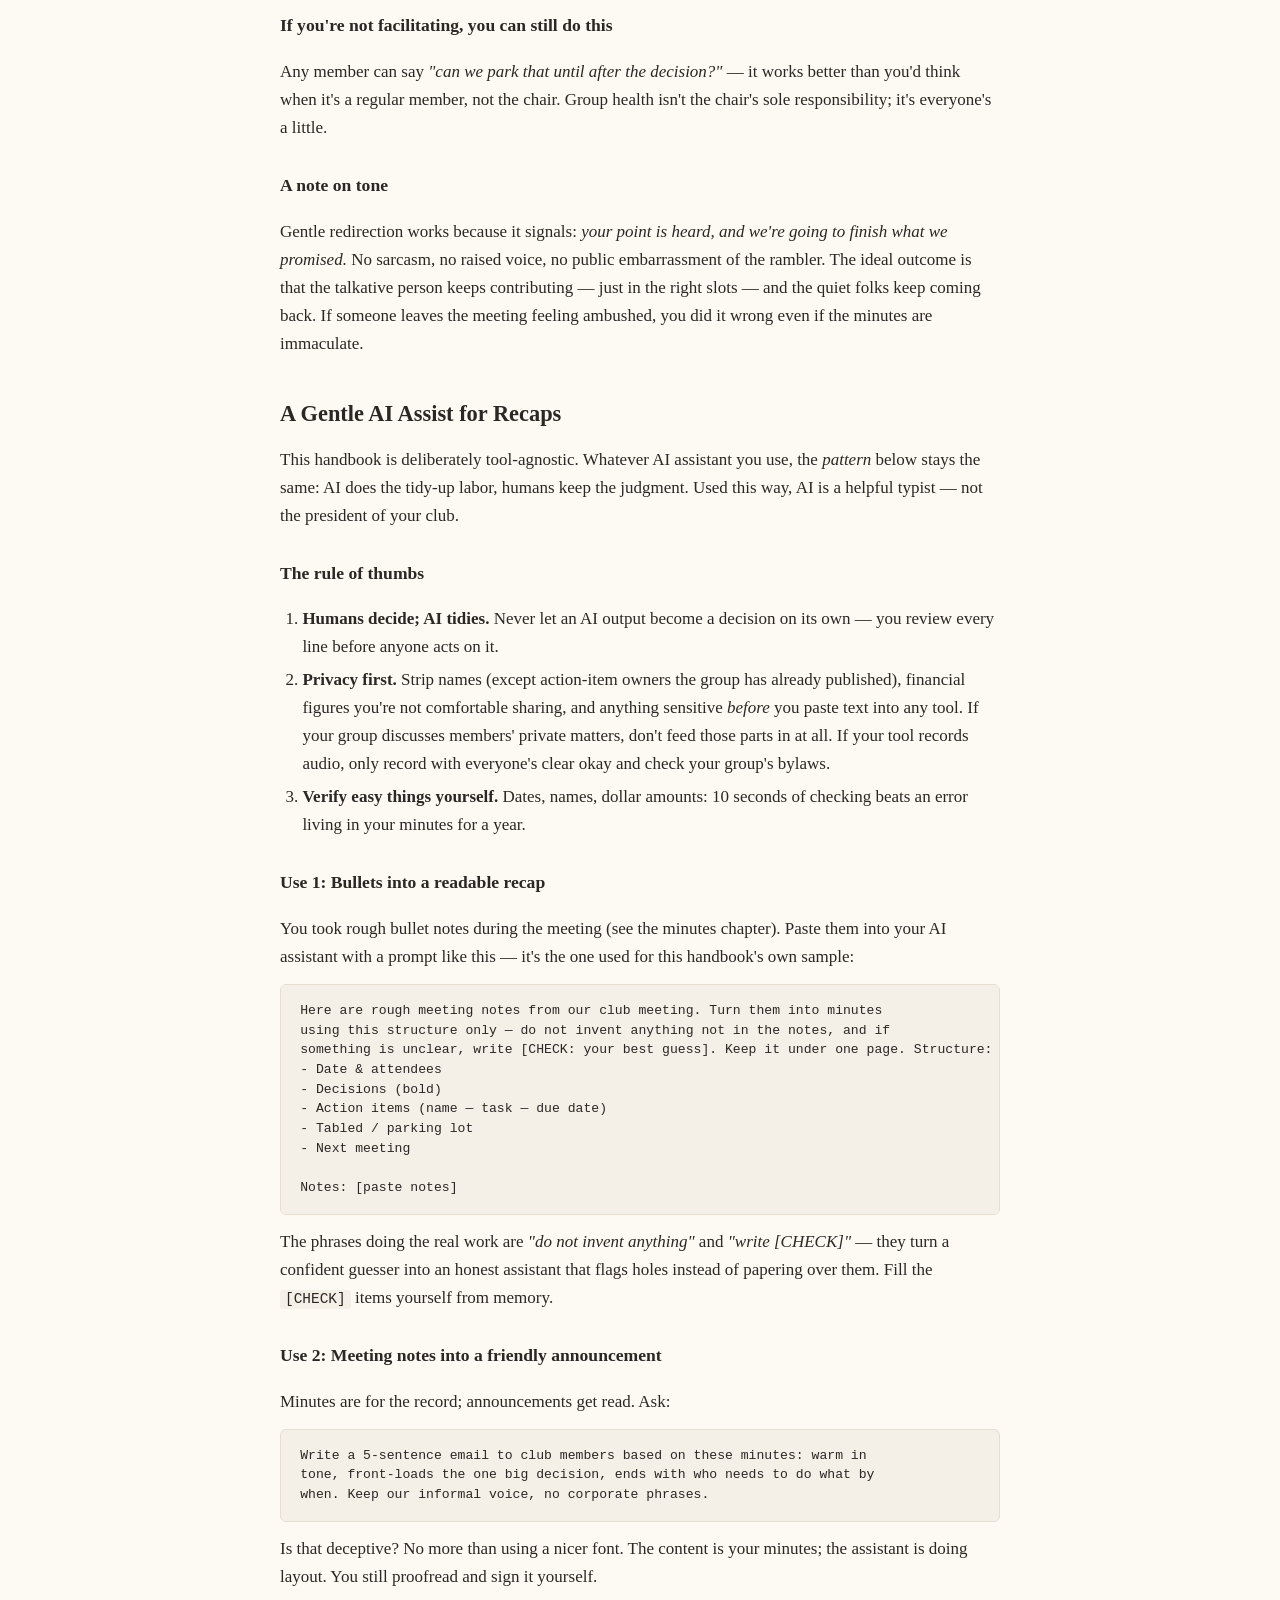
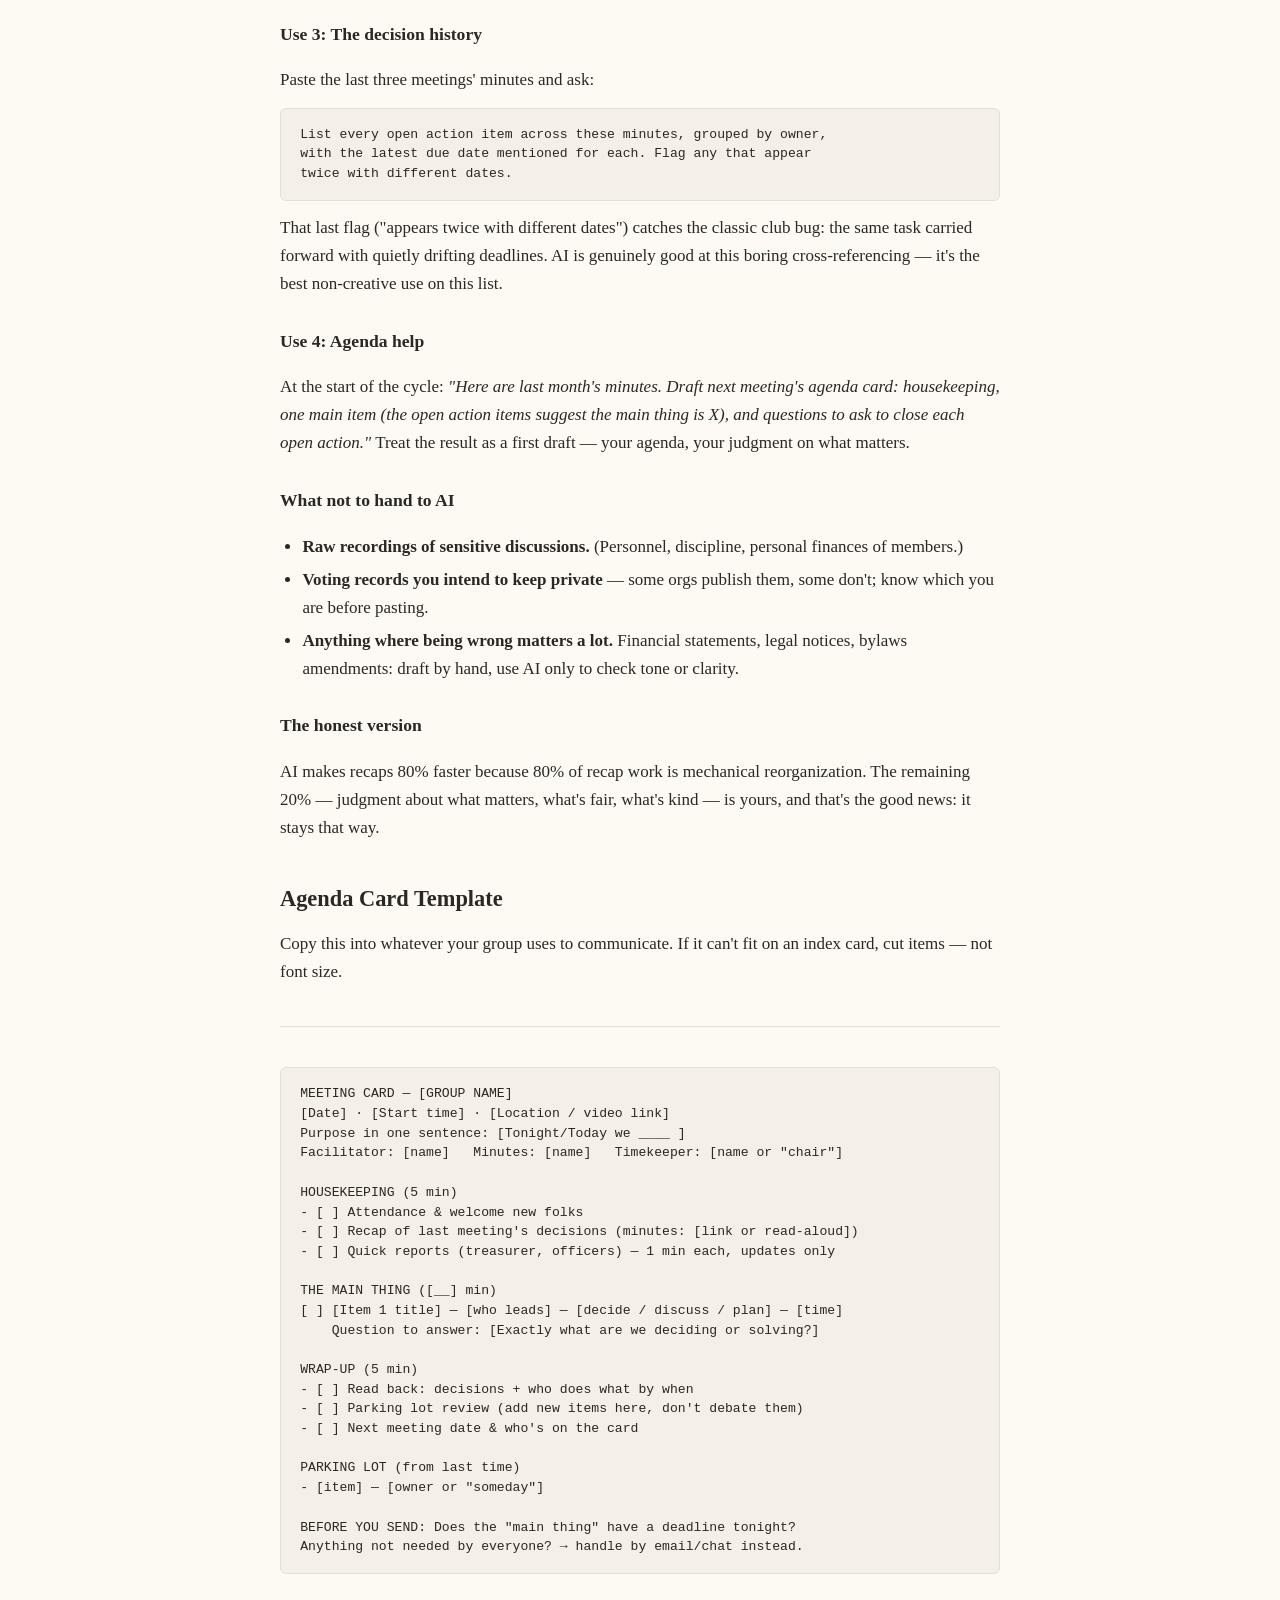
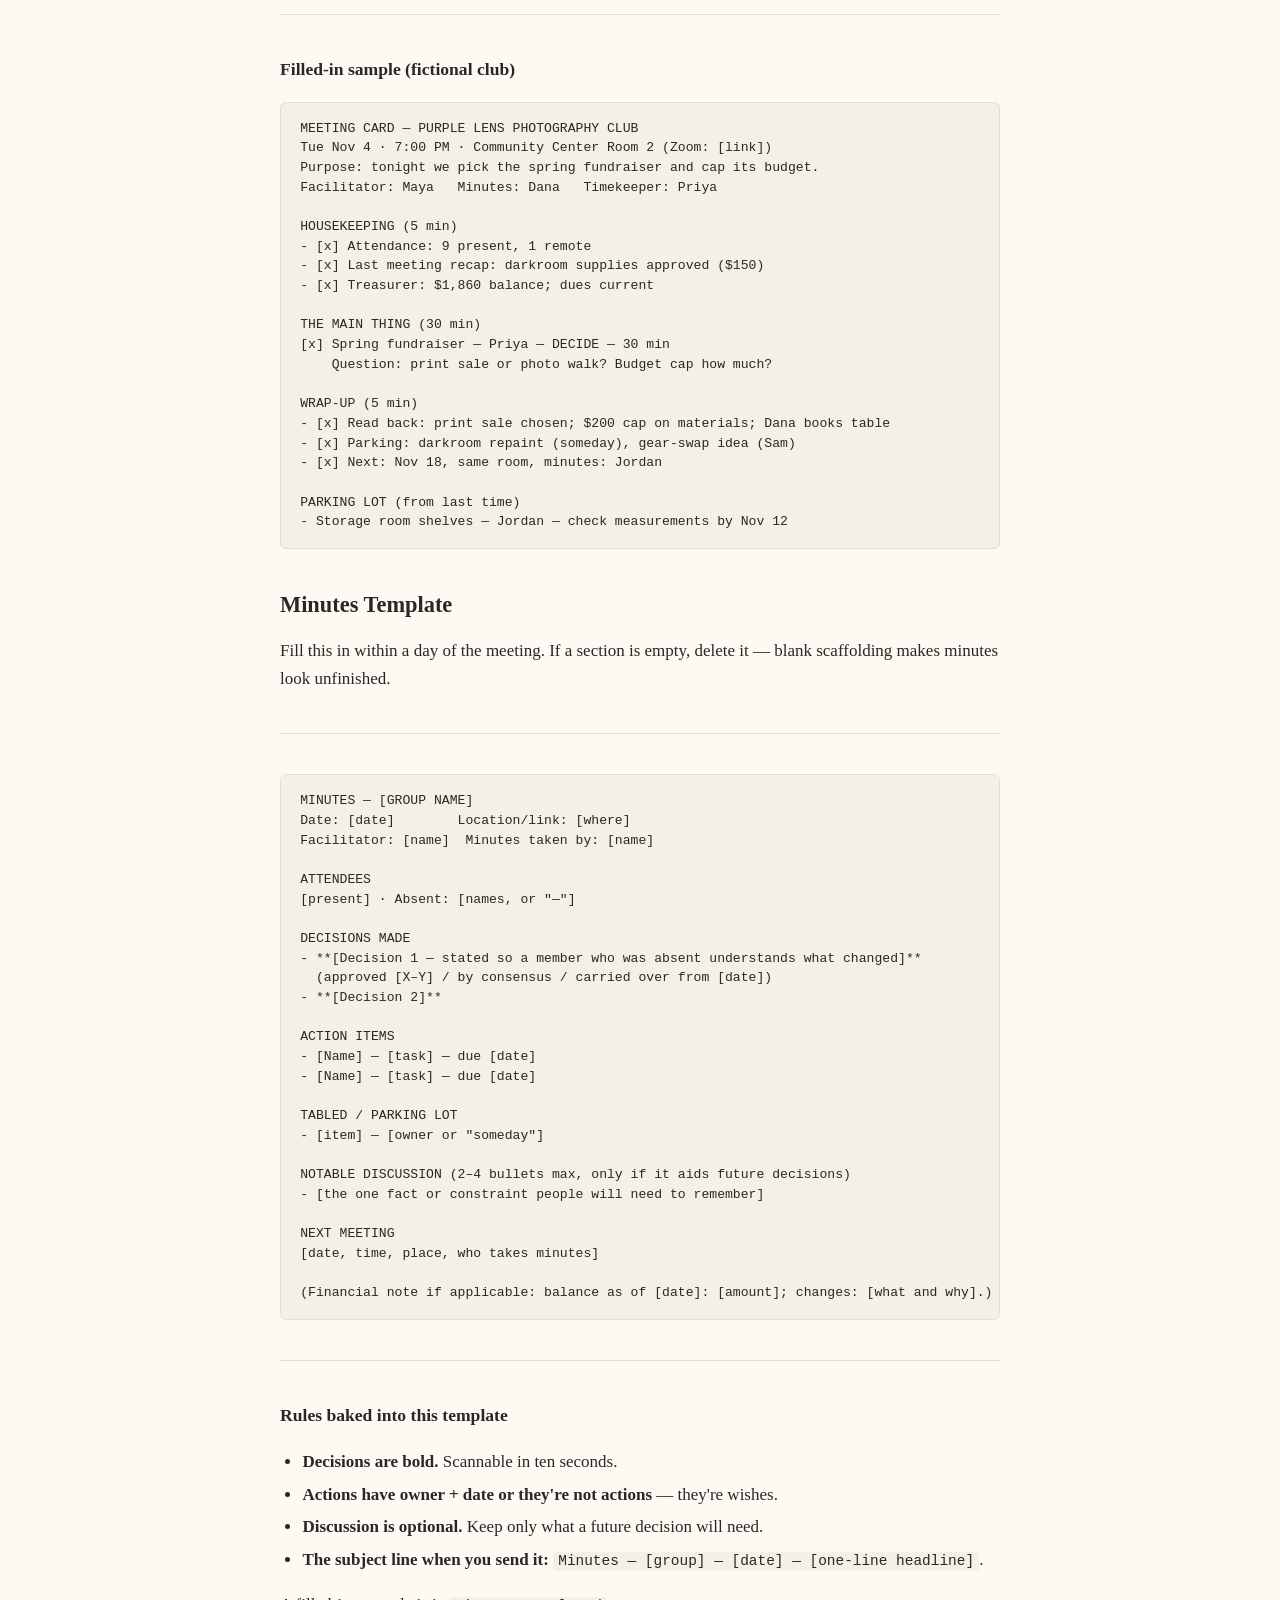
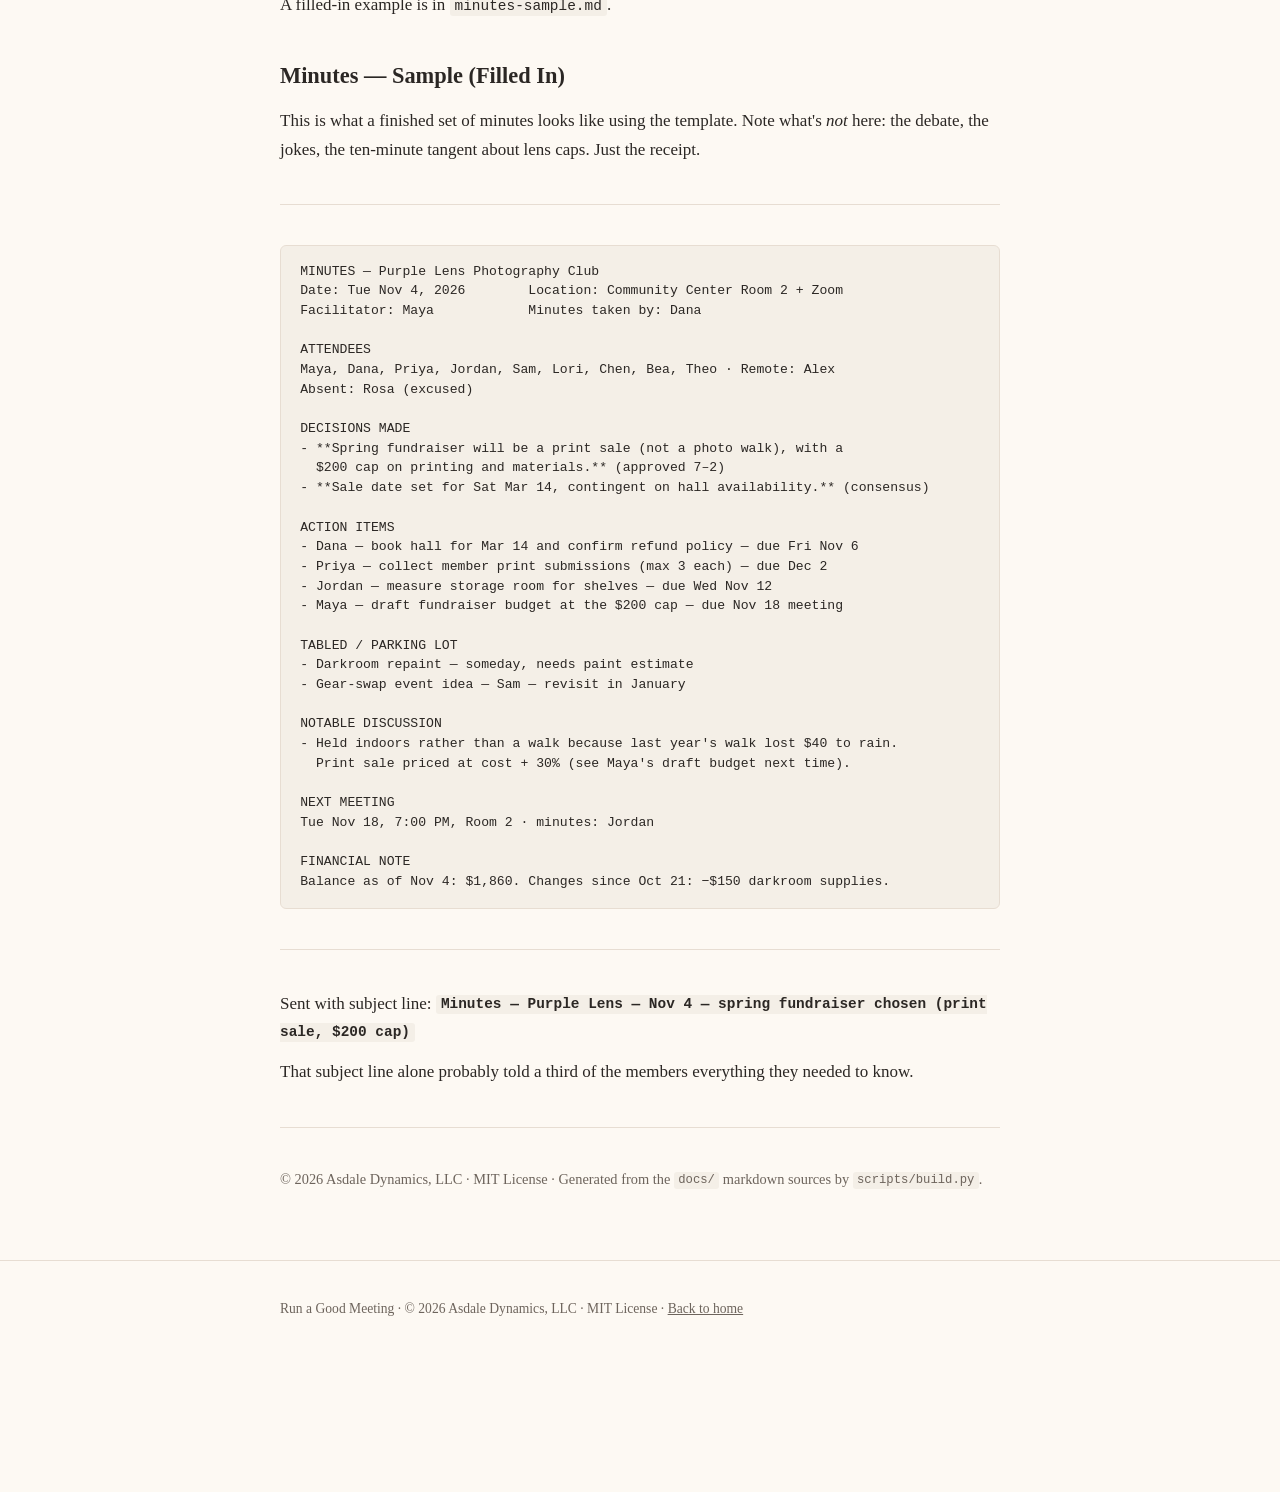
<file: site/handbook.html>
<!DOCTYPE html>
<html lang="en">
<head>
  <meta charset="utf-8">
  <meta name="viewport" content="width=device-width, initial-scale=1">
  <title>Run a Good Meeting — Full Handbook</title>
  <meta name="description" content="Every chapter and template of the Run a Good Meeting handbook on one printable page.">
  <link rel="stylesheet" href="styles.css">
</head>
<body>
  <header class="site">
    <div class="wrap">
      <p class="kicker">Asdale Dynamics, LLC · Free Handbook</p>
      <h1>Run a Good Meeting</h1>
      <p class="tagline">The full handbook — every chapter and template, one page, ready to print.</p>
    </div>
  </header>

  <nav class="top" aria-label="Main pages">
    <div class="wrap">
      <ul>
        <li><a href="index.html">Home</a></li>
        <li><a href="agendas.html">Agendas</a></li>
        <li><a href="minutes.html">Minutes</a></li>
        <li><a href="facilitation.html">On Track</a></li>
        <li><a href="ai-assist.html">AI Assist</a></li>
        <li><a href="handbook.html" aria-current="page">Full Handbook</a></li>
      </ul>
    </div>
  </nav>

  <main>
    <div class="wrap">
<!-- source: docs/00-read-me-first.md -->
<h2 id="read-this-first">Read This First</h2>
<p>Welcome. This handbook exists for one reason: meetings that should take 30 minutes keep taking 90, and everybody shrugs and accepts it. You don&#x27;t have to.</p>
<p>This is a plain-English manual for running small-business and club meetings — the kind with five to fifteen people in a room (or on a video call, or around a kitchen table). It covers four things:</p>
<ol>
<li><strong>Agendas that fit on a card.</strong> A short, honest plan for what you&#x27;ll actually talk about.</li>
<li><strong>Minutes people actually read.</strong> Notes that capture decisions, not noise.</li>
<li><strong>Keeping the meeting on track.</strong> Kind ways to handle the two people who could talk all year, and the three who never say a word.</li>
<li><strong>A gentle AI assist.</strong> How to use an AI assistant for clean-up work — recaps, action lists — without letting it make your decisions for you.</li>
</ol>
<h3 id="how-to-use-this-handbook">How to use this handbook</h3>
<p>You can read it cover to cover (it takes about 20 minutes), or just grab the templates in <code>docs/templates/</code> and use them tonight. Nothing here needs special software, a paid subscription, or a permission slip from headquarters.</p>
<ul>
<li>Going to a meeting tomorrow? Start with the agenda guide.</li>
<li>Dreading writing up notes? Start with the minutes guide.</li>
<li>Trying to survive the person who monologues? Start with the facilitation guide.</li>
<li>Curious about using AI for recaps? Start with the AI assist guide.</li>
</ul>
<h3 id="what-this-is-not">What this is not</h3>
<ul>
<li><strong>Not a parliamentary-rulebook.</strong> If your organization requires Robert&#x27;s Rules, keep using it; this handbook layers on top with friendlier habits.</li>
<li><strong>Not a note-taking app.</strong> This is a <em>manual</em>, not software. It pairs well with any tool you already use, including the separate meeting-notes-summarizer project if you want automated summaries.</li>
<li><strong>Not legal, financial, or medical advice.</strong> It&#x27;s meeting craft, explained like a friend would.</li>
</ul>
<h3 id="the-one-rule">The one rule</h3>
<p>Almost every meeting problem traces back to one thing: no one said <em>out loud</em> what the meeting was for. So before anything else, every meeting gets a stated purpose (&quot;decide X&quot;, &quot;update on Y&quot;, &quot;brainstorm Z&quot;) and a named person who wraps it up. Everything else in this book is detail around that habit.</p>
<p>That&#x27;s it. Take what&#x27;s useful, leave what isn&#x27;t, and copy freely — everything here is MIT licensed.</p>
<!-- source: docs/01-agendas-that-fit-on-a-card.md -->
<h2 id="agendas-that-fit-on-a-card">Agendas That Fit on a Card</h2>
<p>An agenda is not a document. It&#x27;s a promise of what will happen, small enough that everyone actually looks at it. If it feels like homework, it&#x27;s too long.</p>
<h3 id="the-card-test">The card test</h3>
<p>Imagine your agenda pencilled onto a 4×6 index card. If it doesn&#x27;t fit (or you &quot;need smaller handwriting&quot;), it&#x27;s a wish list, not an agenda. Fix it with the three-part structure below — everything ends up on one card.</p>
<h3 id="the-structure-three-sections-only">The structure: three sections only</h3>
<p>Every good card has three sections, in this order:</p>
<ol>
<li><strong>Housekeeping</strong> (2 minutes) — roll call, last meeting&#x27;s decisions recap, one-line treasurer/board updates.</li>
<li><strong>The main thing</strong> (most of the time) — the one discussion the meeting exists for: a decision to make, a problem to solve, or a plan to build.</li>
<li><strong>Wrap-up</strong> (5 minutes) — read the decisions aloud, confirm who does what by when, pick the next meeting date.</li>
</ol>
<p>If you find yourself with <em>four</em> main things, that&#x27;s two meetings. Run the smaller ones by email or quick messages, and protect the time for the one thing that really needs everyone together.</p>
<h3 id="the-five-fields">The five fields</h3>
<p>Next to each item, note three things. This is what turns an agenda from a topic list into a working tool:</p>
<ul>
<li><strong>Who leads it</strong> — one name per item.</li>
<li><strong>What &quot;done&quot; looks like</strong> — usually &quot;we decide&quot; or &quot;we agree to X.&quot;</li>
<li><strong>A time limit</strong> — even a rough one. &quot;Fundraiser — Priya — decide budget — 15 min.&quot;</li>
</ul>
<p>A template with these fields is in <code>templates/agenda-card-template.md</code>.</p>
<h3 id="circulating-and-starting-on-time">Circulating and starting on time</h3>
<ul>
<li>Send the card <strong>24 hours ahead</strong> wherever your group already communicates (email list, group chat, pinned message). Don&#x27;t chase a new channel.</li>
<li>At the start, read the purpose out loud in one sentence: <em>&quot;Tonight we pick the spring fundraiser and confirm the budget.&quot;</em> This 10-second habit keeps drift in check better than any technique in the facilitation chapter.</li>
<li><strong>Start on time.</strong> People learn within two meetings. If latecomers missed the decision, that&#x27;s recorded in the minutes — you don&#x27;t rewind the whole meeting.</li>
</ul>
<h3 id="the-parking-lot">The parking lot</h3>
<p>Keep a running &quot;parking lot&quot; list for interesting topics that derail the main thing (&quot;that reminds me of the storage room problem...&quot;). Write them down, say <em>&quot;parking that, let&#x27;s finish the decision&quot;</em>, and add it to a future card. Nothing is lost — it&#x27;s just rescheduled. This single habit fixes most &quot;we ran out of time&quot; meetings.</p>
<h3 id="common-failure-modes">Common failure modes</h3>
<ul>
<li><strong>The 40-item agenda.</strong> Ten items will be touched meaninglessly for two hours. Cut to three and actually finish them.</li>
<li><strong>&quot;Old business.&quot;</strong> Most old business is unrecorded decisions resurfacing. The minutes fix this (next chapter).</li>
<li><strong>Discussion before the item is framed.</strong> Ask the leader to state the question first: <em>&quot;We need to pick between location A and B by tonight.&quot;</em> Then talk.</li>
</ul>
<p>You now have what you need to run a real meeting. The next skill is writing the notes people will actually read — that&#x27;s coming up.</p>
<!-- source: docs/02-minutes-people-actually-read.md -->
<h2 id="minutes-people-actually-read">Minutes People Actually Read</h2>
<p>Most minutes are unreadable because they try to be a transcript. Minutes are not a recording — they&#x27;re a <strong>receipt</strong>. What was decided, who&#x27;s doing what, by when. Read receipts, not diaries.</p>
<h3 id="the-secret-decide-what-you-re-keeping">The secret: decide what you&#x27;re keeping</h3>
<p>Minutes serve exactly four questions. If a line of writing doesn&#x27;t answer one of them, it doesn&#x27;t belong in the minutes:</p>
<ol>
<li><strong>What did we decide?</strong> Verbatim enough that a member who missed the meeting knows what changed.</li>
<li><strong>What happens next?</strong> Action items with a <em>name</em> and a <em>date</em> (&quot;Dana books the hall by Friday&quot;).</li>
<li><strong>What did we table?</strong> The parking lot, so nothing dies by forgetting.</li>
<li><strong>Who was there?</strong> Attendance, so future-you knows who was in the room when the vote happened.</li>
</ol>
<p>Everything else — the spirited three-minute debate, the side jokes, the &quot;so anyway, as I was saying&quot; — is not minutes. It&#x27;s memory. Let it stay in the room.</p>
<h3 id="during-the-meeting-capture-don-t-compose">During the meeting: capture, don&#x27;t compose</h3>
<ul>
<li>Take <strong>bullet points</strong>, not paragraphs. Minutes get composed <em>after</em>, in five quiet minutes.</li>
<li>Each time a decision happens, physically say or type a marker: <em>&quot;Decision: we&#x27;ll spend up to $200 on venue.&quot;</em> This becomes the minutes and also becomes the read-back at wrap-up (see facilitation guide).</li>
<li>Actions bubble up in real time: when someone says <em>&quot;I&#x27;ll email her&quot;</em>, flag it the moment it&#x27;s said — don&#x27;t trust yourself to catch it later.</li>
<li>You don&#x27;t need to identify every speaker. &quot;The group discussed venues... motion to cap spend passed&quot; reads fine. Only names matter for motions, votes, and action items.</li>
</ul>
<h3 id="after-the-meeting-the-five-minute-rule">After the meeting: the five-minute rule</h3>
<p>Within a day (ideally within the hour), spend five minutes turning bullets into the template: date, attendees, decisions, actions, tabled items, next meeting. Then send it <em>once</em>, to the same channel as the agenda, and — the crucial move — <strong>start the next meeting&#x27;s card from it</strong>. &quot;Old business&quot; items come from the previous minutes&#x27; action list. That&#x27;s the loop that makes minutes earn their keep.</p>
<p>The template&#x27;s in <code>templates/minutes-template.md</code>, including a filled-in sample (<code>templates/minutes-sample.md</code>).</p>
<h3 id="formatting-rules-that-make-minutes-readable">Formatting rules that make minutes readable</h3>
<ul>
<li><strong>Bold the decisions.</strong> The eye should be able to scan decisions in ten seconds.</li>
<li><strong>One line per action</strong>, with the name first: &quot;Dana — book hall — by Fri.&quot;</li>
<li><strong>No walls of text.</strong> If a paragraph is more than three sentences, ask whether it&#x27;s answering one of the four questions.</li>
<li><strong>Subject line matters:</strong> &quot;Minutes — Purple Lens Club — Nov 4 (venue decided: $200 cap)&quot; tells members whether they need to open it. Vague subject = unread.</li>
</ul>
<h3 id="sensitive-stuff">Sensitive stuff</h3>
<p>Discipline, personnel, money disputes, anything mentioning a specific person&#x27;s private life: keep it to a factual minimum (&quot;Executive session held; no action taken&quot;) — not a characterization. This handbook is not legal advice, but the plain rule is: minutes are records people may read years later, including outsiders. Write like a careful, kind, neutral observer.</p>
<h3 id="who-takes-minutes">Who takes minutes</h3>
<p>Rotate. The same person doing it forever is how minutes become one person&#x27;s private chore (and eventual resentment). Put &quot;minutes: Dana&quot; at the top of the agenda card so it&#x27;s assigned <em>before</em> the meeting starts, not negotiated at the end.</p>
<!-- source: docs/03-keeping-the-meeting-on-track.md -->
<h2 id="keeping-the-meeting-on-track-kindly">Keeping the Meeting On Track (Kindly)</h2>
<p>Facilitation sounds like it needs a certificate. It doesn&#x27;t. It&#x27;s mostly paying attention to the room and asking small, harmless questions. This chapter covers the patterns that actually come up in small-business and club meetings, and gentle lines you can borrow word-for-word.</p>
<h3 id="your-job-if-you-re-the-facilitator">Your job if you&#x27;re the facilitator</h3>
<p>You&#x27;re not the boss of the conversation. You&#x27;re its practical host: you keep the agreed scope visible and make sure the quieter half of the room gets air time. You don&#x27;t need to be the most senior person, or the loudest, or even an officer — you just need to be willing to say <em>&quot;let&#x27;s park that and come back to the decision.&quot;</em></p>
<h3 id="the-seven-situations-and-lines-that-work">The seven situations (and lines that work)</h3>
<p><strong>1. The person who takes every thread.</strong></p>
<p>They&#x27;re usually not doing it to dominate — they&#x27;re processing out loud. Cut in at a breath with appreciation plus redirect:</p>
<p><em>&quot;That&#x27;s a great thread — let&#x27;s put it in the parking lot so we can finish the venue decision first.&quot;</em></p>
<p>If they came to discuss <em>their</em> topic, and it&#x27;s not on the card, that&#x27;s not a failure of the meeting. Offer them an agenda item at the next one.</p>
<p><strong>2. The point that won&#x27;t land.</strong></p>
<p>Someone has made their case well the third time. Say it plainly but warmly:</p>
<p><em>&quot;I think we&#x27;ve heard you on this — is anyone going to change their vote?&quot;</em> If not: <em>&quot;Sounds like we&#x27;re decided, moving on.&quot;</em></p>
<p><strong>3. The person who never speaks.</strong></p>
<p>Don&#x27;t put them on the spot with <em>&quot;What do you think, Sam?&quot;</em> in front of everyone — for many people that&#x27;s panic, not participation. Instead:</p>
<ul>
<li>Go <strong>around the room</strong> (&quot;Let&#x27;s hear one idea from everyone, even &#x27;I have none&#x27;&quot;) — structured turn-taking gives quiet folks an easy slot.</li>
<li>Ask narrow, factual questions first: <em>&quot;Sam, does the $200 figure cover the deposit?&quot;</em> Concrete beats abstract.</li>
<li>If they message you a good idea after the meeting, read it into the next meeting <em>with credit</em>. It teaches the group that quiet contributions count.</li>
</ul>
<p><strong>4. The topic that opens like a jack-in-the-box.</strong></p>
<p>You&#x27;re ten minutes deep before someone says: <em>&quot;Wait, are we allowed to spend money?&quot;</em> Stop and reframe before going further: <em>&quot;Good catch — do we decide tonight, or does this go to the board item?&quot;</em> Decide the frame, then resume.</p>
<p><strong>5. Silence after &quot;any questions?&quot;</strong></p>
<p>Silence is not agreement; it&#x27;s usually digestion. Give a beat, then convert: <em>&quot;OK — what&#x27;s blocking anyone from saying yes?&quot;</em> Framing as &quot;what&#x27;s blocking&quot; is easier to answer than &quot;any questions?&quot;</p>
<p><strong>6. The vote that nobody is sure about.</strong></p>
<p>Repeat the exact proposal before voting — <em>&quot;Just to be clear: we cap venue spend at $200, Dana will confirm two options by Friday, we finalize next meeting. Show of hands?&quot;</em> Then state the result out loud: <em>&quot;That&#x27;s 7–2, motion passes.&quot;</em> The minutes are writing themselves while you do this.</p>
<p><strong>7. The meeting that&#x27;s run out of time.</strong></p>
<p>End early rather than sloppy. Read back decisions and actions, name what&#x27;s moving to the parking lot, set the next date. Leaving with 10 minutes left and a clean wrap is a <em>successful</em> meeting, not a failure of nerve.</p>
<h3 id="if-you-re-not-facilitating-you-can-still-do-this">If you&#x27;re not facilitating, you can still do this</h3>
<p>Any member can say <em>&quot;can we park that until after the decision?&quot;</em> — it works better than you&#x27;d think when it&#x27;s a regular member, not the chair. Group health isn&#x27;t the chair&#x27;s sole responsibility; it&#x27;s everyone&#x27;s a little.</p>
<h3 id="a-note-on-tone">A note on tone</h3>
<p>Gentle redirection works because it signals: <em>your point is heard, and we&#x27;re going to finish what we promised.</em> No sarcasm, no raised voice, no public embarrassment of the rambler. The ideal outcome is that the talkative person keeps contributing — just in the right slots — and the quiet folks keep coming back. If someone leaves the meeting feeling ambushed, you did it wrong even if the minutes are immaculate.</p>
<!-- source: docs/04-a-gentle-ai-assist.md -->
<h2 id="a-gentle-ai-assist-for-recaps">A Gentle AI Assist for Recaps</h2>
<p>This handbook is deliberately tool-agnostic. Whatever AI assistant you use, the <em>pattern</em> below stays the same: AI does the tidy-up labor, humans keep the judgment. Used this way, AI is a helpful typist — not the president of your club.</p>
<h3 id="the-rule-of-thumbs">The rule of thumbs</h3>
<ol>
<li><strong>Humans decide; AI tidies.</strong> Never let an AI output become a decision on its own — you review every line before anyone acts on it.</li>
<li><strong>Privacy first.</strong> Strip names (except action-item owners the group has already published), financial figures you&#x27;re not comfortable sharing, and anything sensitive <em>before</em> you paste text into any tool. If your group discusses members&#x27; private matters, don&#x27;t feed those parts in at all. If your tool records audio, only record with everyone&#x27;s clear okay and check your group&#x27;s bylaws.</li>
<li><strong>Verify easy things yourself.</strong> Dates, names, dollar amounts: 10 seconds of checking beats an error living in your minutes for a year.</li>
</ol>
<h3 id="use-1-bullets-into-a-readable-recap">Use 1: Bullets into a readable recap</h3>
<p>You took rough bullet notes during the meeting (see the minutes chapter). Paste them into your AI assistant with a prompt like this — it&#x27;s the one used for this handbook&#x27;s own sample:</p>
<pre><code>Here are rough meeting notes from our club meeting. Turn them into minutes
using this structure only — do not invent anything not in the notes, and if
something is unclear, write [CHECK: your best guess]. Keep it under one page. Structure:
- Date &amp; attendees
- Decisions (bold)
- Action items (name — task — due date)
- Tabled / parking lot
- Next meeting

Notes: [paste notes]</code></pre>
<p>The phrases doing the real work are <em>&quot;do not invent anything&quot;</em> and <em>&quot;write [CHECK]&quot;</em> — they turn a confident guesser into an honest assistant that flags holes instead of papering over them. Fill the <code>[CHECK]</code> items yourself from memory.</p>
<h3 id="use-2-meeting-notes-into-a-friendly-announcement">Use 2: Meeting notes into a friendly announcement</h3>
<p>Minutes are for the record; announcements get read. Ask:</p>
<pre><code>Write a 5-sentence email to club members based on these minutes: warm in
tone, front-loads the one big decision, ends with who needs to do what by
when. Keep our informal voice, no corporate phrases.</code></pre>
<p>Is that deceptive? No more than using a nicer font. The content is your minutes; the assistant is doing layout. You still proofread and sign it yourself.</p>
<h3 id="use-3-the-decision-history">Use 3: The decision history</h3>
<p>Paste the last three meetings&#x27; minutes and ask:</p>
<pre><code>List every open action item across these minutes, grouped by owner,
with the latest due date mentioned for each. Flag any that appear
twice with different dates.</code></pre>
<p>That last flag (&quot;appears twice with different dates&quot;) catches the classic club bug: the same task carried forward with quietly drifting deadlines. AI is genuinely good at this boring cross-referencing — it&#x27;s the best non-creative use on this list.</p>
<h3 id="use-4-agenda-help">Use 4: Agenda help</h3>
<p>At the start of the cycle: <em>&quot;Here are last month&#x27;s minutes. Draft next meeting&#x27;s agenda card: housekeeping, one main item (the open action items suggest the main thing is X), and questions to ask to close each open action.&quot;</em> Treat the result as a first draft — your agenda, your judgment on what matters.</p>
<h3 id="what-not-to-hand-to-ai">What not to hand to AI</h3>
<ul>
<li><strong>Raw recordings of sensitive discussions.</strong> (Personnel, discipline, personal finances of members.)</li>
<li><strong>Voting records you intend to keep private</strong> — some orgs publish them, some don&#x27;t; know which you are before pasting.</li>
<li><strong>Anything where being wrong matters a lot.</strong> Financial statements, legal notices, bylaws amendments: draft by hand, use AI only to check tone or clarity.</li>
</ul>
<h3 id="the-honest-version">The honest version</h3>
<p>AI makes recaps 80% faster because 80% of recap work is mechanical reorganization. The remaining 20% — judgment about what matters, what&#x27;s fair, what&#x27;s kind — is yours, and that&#x27;s the good news: it stays that way.</p>
<!-- source: docs/templates/agenda-card-template.md -->
<h2 id="agenda-card-template">Agenda Card Template</h2>
<p>Copy this into whatever your group uses to communicate. If it can&#x27;t fit on an index card, cut items — not font size.</p>
<hr>
<pre><code>MEETING CARD — [GROUP NAME]
[Date] · [Start time] · [Location / video link]
Purpose in one sentence: [Tonight/Today we ____ ]
Facilitator: [name]   Minutes: [name]   Timekeeper: [name or "chair"]

HOUSEKEEPING (5 min)
- [ ] Attendance &amp; welcome new folks
- [ ] Recap of last meeting's decisions (minutes: [link or read-aloud])
- [ ] Quick reports (treasurer, officers) — 1 min each, updates only

THE MAIN THING ([__] min)
[ ] [Item 1 title] — [who leads] — [decide / discuss / plan] — [time]
    Question to answer: [Exactly what are we deciding or solving?]

WRAP-UP (5 min)
- [ ] Read back: decisions + who does what by when
- [ ] Parking lot review (add new items here, don't debate them)
- [ ] Next meeting date &amp; who's on the card

PARKING LOT (from last time)
- [item] — [owner or "someday"]

BEFORE YOU SEND: Does the "main thing" have a deadline tonight?
Anything not needed by everyone? → handle by email/chat instead.</code></pre>
<hr>
<h3 id="filled-in-sample-fictional-club">Filled-in sample (fictional club)</h3>
<pre><code>MEETING CARD — PURPLE LENS PHOTOGRAPHY CLUB
Tue Nov 4 · 7:00 PM · Community Center Room 2 (Zoom: [link])
Purpose: tonight we pick the spring fundraiser and cap its budget.
Facilitator: Maya   Minutes: Dana   Timekeeper: Priya

HOUSEKEEPING (5 min)
- [x] Attendance: 9 present, 1 remote
- [x] Last meeting recap: darkroom supplies approved ($150)
- [x] Treasurer: $1,860 balance; dues current

THE MAIN THING (30 min)
[x] Spring fundraiser — Priya — DECIDE — 30 min
    Question: print sale or photo walk? Budget cap how much?

WRAP-UP (5 min)
- [x] Read back: print sale chosen; $200 cap on materials; Dana books table
- [x] Parking: darkroom repaint (someday), gear-swap idea (Sam)
- [x] Next: Nov 18, same room, minutes: Jordan

PARKING LOT (from last time)
- Storage room shelves — Jordan — check measurements by Nov 12</code></pre>
<!-- source: docs/templates/minutes-template.md -->
<h2 id="minutes-template">Minutes Template</h2>
<p>Fill this in within a day of the meeting. If a section is empty, delete it — blank scaffolding makes minutes look unfinished.</p>
<hr>
<pre><code>MINUTES — [GROUP NAME]
Date: [date]        Location/link: [where]
Facilitator: [name]  Minutes taken by: [name]

ATTENDEES
[present] · Absent: [names, or "—"]

DECISIONS MADE
- **[Decision 1 — stated so a member who was absent understands what changed]**
  (approved [X–Y] / by consensus / carried over from [date])
- **[Decision 2]**

ACTION ITEMS
- [Name] — [task] — due [date]
- [Name] — [task] — due [date]

TABLED / PARKING LOT
- [item] — [owner or "someday"]

NOTABLE DISCUSSION (2–4 bullets max, only if it aids future decisions)
- [the one fact or constraint people will need to remember]

NEXT MEETING
[date, time, place, who takes minutes]

(Financial note if applicable: balance as of [date]: [amount]; changes: [what and why].)</code></pre>
<hr>
<h3 id="rules-baked-into-this-template">Rules baked into this template</h3>
<ul>
<li><strong>Decisions are bold.</strong> Scannable in ten seconds.</li>
<li><strong>Actions have owner + date or they&#x27;re not actions</strong> — they&#x27;re wishes.</li>
<li><strong>Discussion is optional.</strong> Keep only what a future decision will need.</li>
<li><strong>The subject line when you send it:</strong> <code>Minutes — [group] — [date] — [one-line headline]</code>.</li>
</ul>
<p>A filled-in example is in <code>minutes-sample.md</code>.</p>
<!-- source: docs/templates/minutes-sample.md -->
<h2 id="minutes-sample-filled-in">Minutes — Sample (Filled In)</h2>
<p>This is what a finished set of minutes looks like using the template. Note what&#x27;s <em>not</em> here: the debate, the jokes, the ten-minute tangent about lens caps. Just the receipt.</p>
<hr>
<pre><code>MINUTES — Purple Lens Photography Club
Date: Tue Nov 4, 2026        Location: Community Center Room 2 + Zoom
Facilitator: Maya            Minutes taken by: Dana

ATTENDEES
Maya, Dana, Priya, Jordan, Sam, Lori, Chen, Bea, Theo · Remote: Alex
Absent: Rosa (excused)

DECISIONS MADE
- **Spring fundraiser will be a print sale (not a photo walk), with a
  $200 cap on printing and materials.** (approved 7–2)
- **Sale date set for Sat Mar 14, contingent on hall availability.** (consensus)

ACTION ITEMS
- Dana — book hall for Mar 14 and confirm refund policy — due Fri Nov 6
- Priya — collect member print submissions (max 3 each) — due Dec 2
- Jordan — measure storage room for shelves — due Wed Nov 12
- Maya — draft fundraiser budget at the $200 cap — due Nov 18 meeting

TABLED / PARKING LOT
- Darkroom repaint — someday, needs paint estimate
- Gear-swap event idea — Sam — revisit in January

NOTABLE DISCUSSION
- Held indoors rather than a walk because last year's walk lost $40 to rain.
  Print sale priced at cost + 30% (see Maya's draft budget next time).

NEXT MEETING
Tue Nov 18, 7:00 PM, Room 2 · minutes: Jordan

FINANCIAL NOTE
Balance as of Nov 4: $1,860. Changes since Oct 21: −$150 darkroom supplies.</code></pre>
<hr>
<p>Sent with subject line: <strong><code>Minutes — Purple Lens — Nov 4 — spring fundraiser chosen (print sale, $200 cap)</code></strong></p>
<p>That subject line alone probably told a third of the members everything they needed to know.</p>
      <hr>
      <p style="color: var(--muted); font-size: 0.9rem;">© 2026 Asdale Dynamics, LLC · MIT License · Generated from the <code>docs/</code> markdown sources by <code>scripts/build.py</code>.</p>
    </div>
  </main>

  <footer class="site">
    <div class="wrap">
      <p>Run a Good Meeting · © 2026 Asdale Dynamics, LLC · MIT License · <a href="index.html">Back to home</a></p>
    </div>
  </footer>
</body>
</html>
</file>
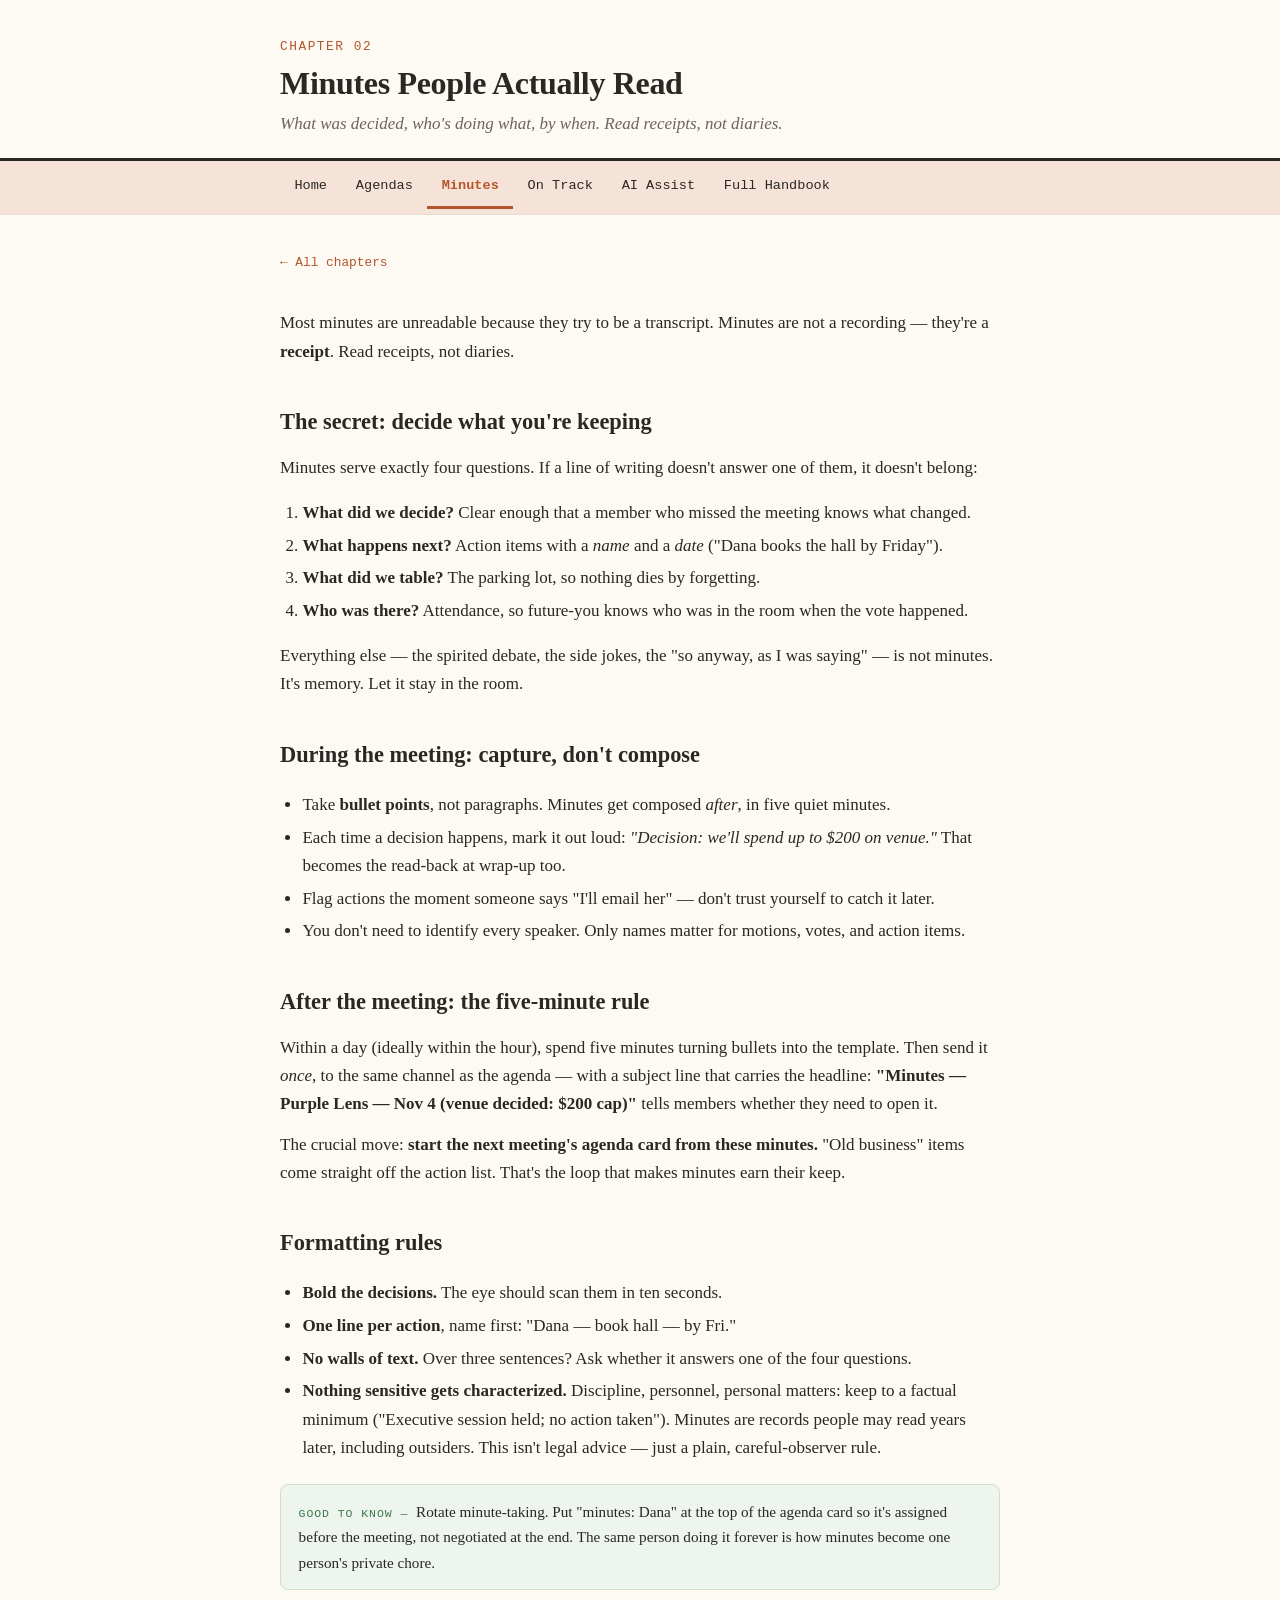
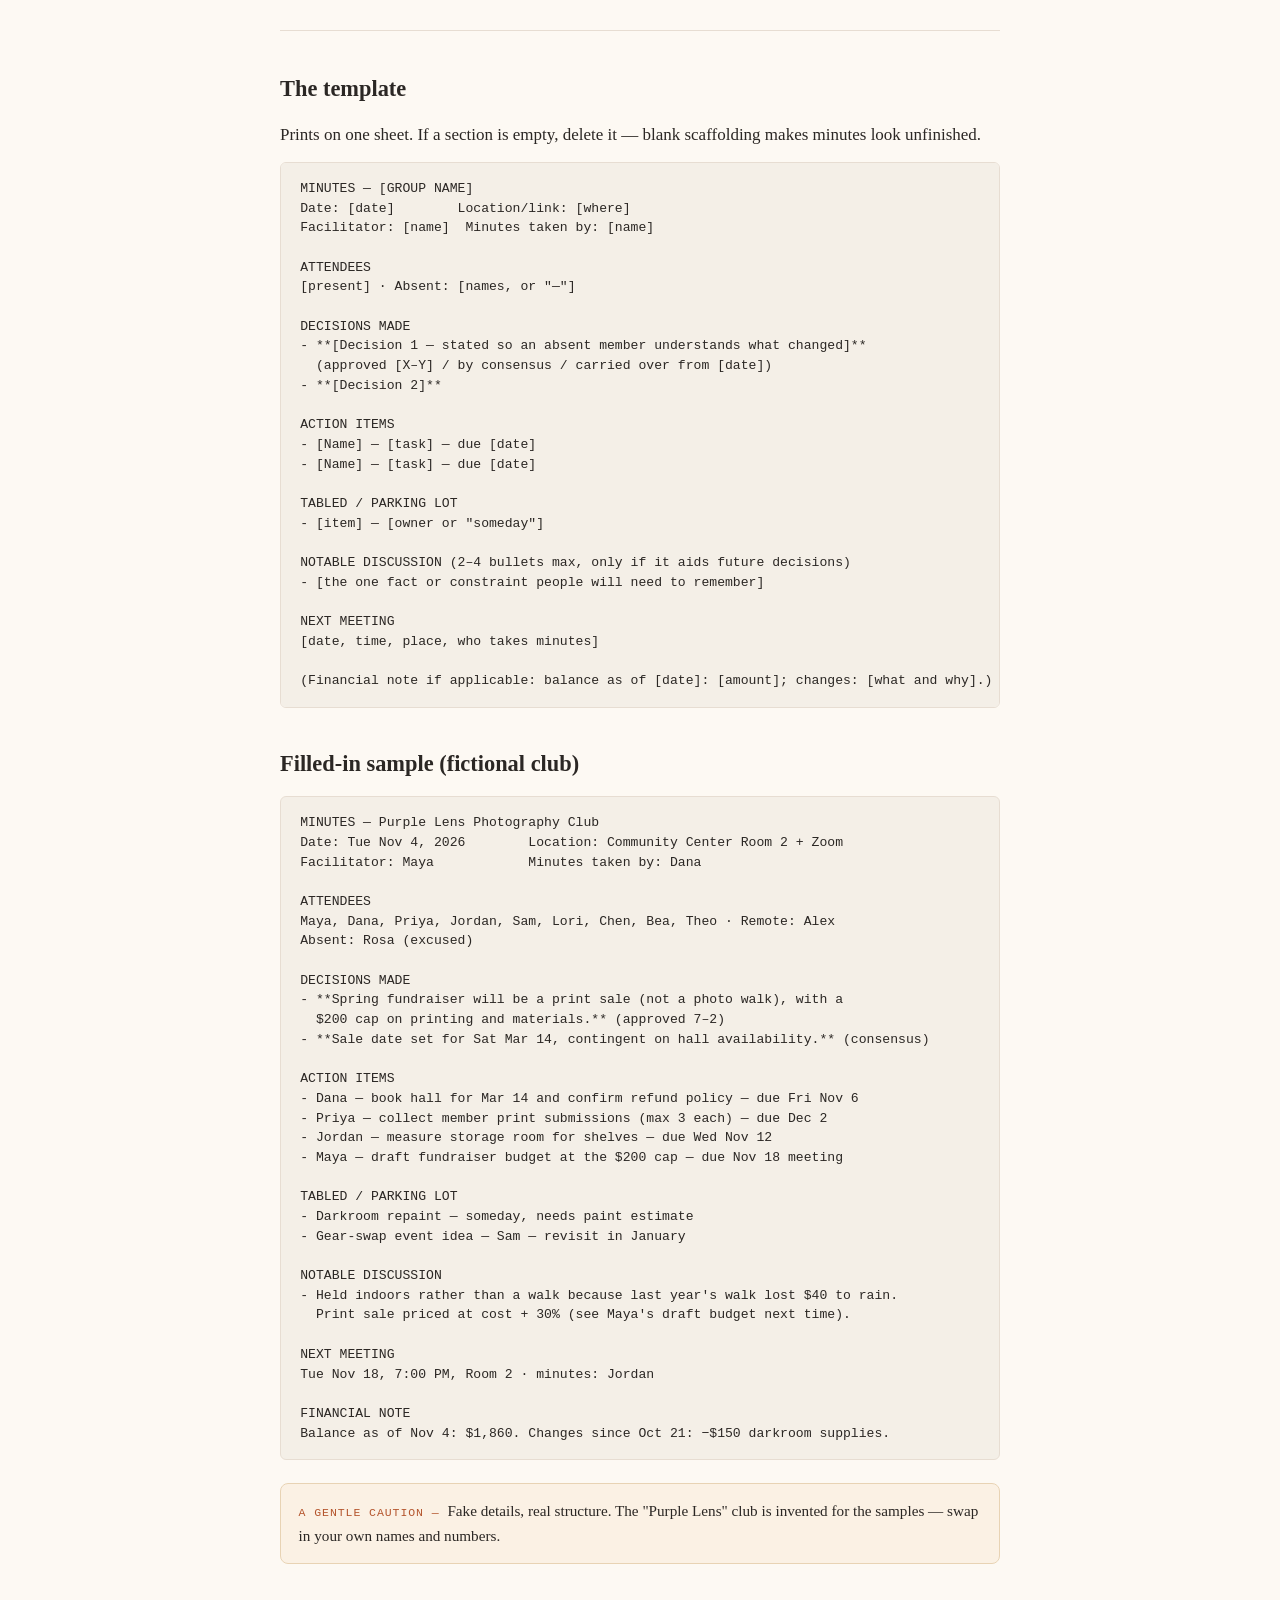
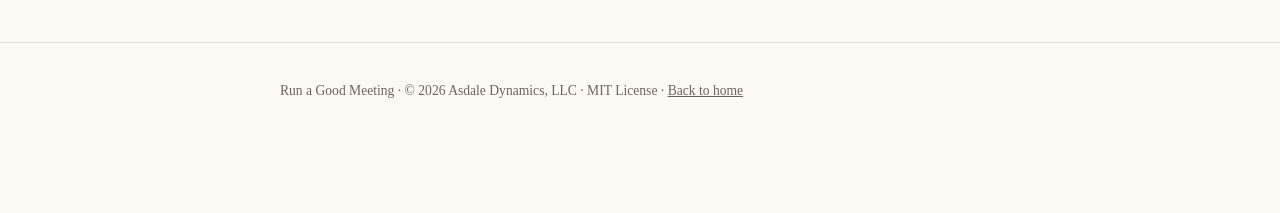
<file: site/minutes.html>
<!DOCTYPE html>
<html lang="en">
<head>
  <meta charset="utf-8">
  <meta name="viewport" content="width=device-width, initial-scale=1">
  <title>Minutes People Actually Read — Run a Good Meeting</title>
  <meta name="description" content="Minutes are a receipt, not a transcript: decisions, actions, tabled items. Templates and a filled-in sample for small-business and club meetings.">
  <link rel="stylesheet" href="styles.css">
</head>
<body>
  <header class="site">
    <div class="wrap">
      <p class="kicker">Chapter 02</p>
      <h1>Minutes People Actually Read</h1>
      <p class="tagline">What was decided, who's doing what, by when. Read receipts, not diaries.</p>
    </div>
  </header>

  <nav class="top" aria-label="Main pages">
    <div class="wrap">
      <ul>
        <li><a href="index.html">Home</a></li>
        <li><a href="agendas.html">Agendas</a></li>
        <li><a href="minutes.html" aria-current="page">Minutes</a></li>
        <li><a href="facilitation.html">On Track</a></li>
        <li><a href="ai-assist.html">AI Assist</a></li>
        <li><a href="handbook.html">Full Handbook</a></li>
      </ul>
    </div>
  </nav>

  <main>
    <div class="wrap">
      <a class="backlink" href="index.html">← All chapters</a>

      <p>Most minutes are unreadable because they try to be a transcript. Minutes are not a recording — they're a <strong>receipt</strong>. Read receipts, not diaries.</p>

      <h2>The secret: decide what you're keeping</h2>
      <p>Minutes serve exactly four questions. If a line of writing doesn't answer one of them, it doesn't belong:</p>
      <ol>
        <li><strong>What did we decide?</strong> Clear enough that a member who missed the meeting knows what changed.</li>
        <li><strong>What happens next?</strong> Action items with a <em>name</em> and a <em>date</em> ("Dana books the hall by Friday").</li>
        <li><strong>What did we table?</strong> The parking lot, so nothing dies by forgetting.</li>
        <li><strong>Who was there?</strong> Attendance, so future-you knows who was in the room when the vote happened.</li>
      </ol>
      <p>Everything else — the spirited debate, the side jokes, the "so anyway, as I was saying" — is not minutes. It's memory. Let it stay in the room.</p>

      <h2>During the meeting: capture, don't compose</h2>
      <ul>
        <li>Take <strong>bullet points</strong>, not paragraphs. Minutes get composed <em>after</em>, in five quiet minutes.</li>
        <li>Each time a decision happens, mark it out loud: <em>"Decision: we'll spend up to $200 on venue."</em> That becomes the read-back at wrap-up too.</li>
        <li>Flag actions the moment someone says "I'll email her" — don't trust yourself to catch it later.</li>
        <li>You don't need to identify every speaker. Only names matter for motions, votes, and action items.</li>
      </ul>

      <h2>After the meeting: the five-minute rule</h2>
      <p>Within a day (ideally within the hour), spend five minutes turning bullets into the template. Then send it <em>once</em>, to the same channel as the agenda — with a subject line that carries the headline: <strong>"Minutes — Purple Lens — Nov 4 (venue decided: $200 cap)"</strong> tells members whether they need to open it.</p>
      <p>The crucial move: <strong>start the next meeting's agenda card from these minutes.</strong> "Old business" items come straight off the action list. That's the loop that makes minutes earn their keep.</p>

      <h2>Formatting rules</h2>
      <ul>
        <li><strong>Bold the decisions.</strong> The eye should scan them in ten seconds.</li>
        <li><strong>One line per action</strong>, name first: "Dana — book hall — by Fri."</li>
        <li><strong>No walls of text.</strong> Over three sentences? Ask whether it answers one of the four questions.</li>
        <li><strong>Nothing sensitive gets characterized.</strong> Discipline, personnel, personal matters: keep to a factual minimum ("Executive session held; no action taken"). Minutes are records people may read years later, including outsiders. This isn't legal advice — just a plain, careful-observer rule.</li>
      </ul>

      <div class="tip">
        Rotate minute-taking. Put "minutes: Dana" at the top of the agenda card so it's assigned before the meeting, not negotiated at the end. The same person doing it forever is how minutes become one person's private chore.
      </div>

      <hr>

      <h2 id="template">The template</h2>
      <p class="print-note">Prints on one sheet. If a section is empty, delete it — blank scaffolding makes minutes look unfinished.</p>

      <pre><code>MINUTES — [GROUP NAME]
Date: [date]        Location/link: [where]
Facilitator: [name]  Minutes taken by: [name]

ATTENDEES
[present] · Absent: [names, or "—"]

DECISIONS MADE
- **[Decision 1 — stated so an absent member understands what changed]**
  (approved [X–Y] / by consensus / carried over from [date])
- **[Decision 2]**

ACTION ITEMS
- [Name] — [task] — due [date]
- [Name] — [task] — due [date]

TABLED / PARKING LOT
- [item] — [owner or "someday"]

NOTABLE DISCUSSION (2–4 bullets max, only if it aids future decisions)
- [the one fact or constraint people will need to remember]

NEXT MEETING
[date, time, place, who takes minutes]

(Financial note if applicable: balance as of [date]: [amount]; changes: [what and why].)</code></pre>

      <h2>Filled-in sample (fictional club)</h2>

      <pre><code>MINUTES — Purple Lens Photography Club
Date: Tue Nov 4, 2026        Location: Community Center Room 2 + Zoom
Facilitator: Maya            Minutes taken by: Dana

ATTENDEES
Maya, Dana, Priya, Jordan, Sam, Lori, Chen, Bea, Theo · Remote: Alex
Absent: Rosa (excused)

DECISIONS MADE
- **Spring fundraiser will be a print sale (not a photo walk), with a
  $200 cap on printing and materials.** (approved 7–2)
- **Sale date set for Sat Mar 14, contingent on hall availability.** (consensus)

ACTION ITEMS
- Dana — book hall for Mar 14 and confirm refund policy — due Fri Nov 6
- Priya — collect member print submissions (max 3 each) — due Dec 2
- Jordan — measure storage room for shelves — due Wed Nov 12
- Maya — draft fundraiser budget at the $200 cap — due Nov 18 meeting

TABLED / PARKING LOT
- Darkroom repaint — someday, needs paint estimate
- Gear-swap event idea — Sam — revisit in January

NOTABLE DISCUSSION
- Held indoors rather than a walk because last year's walk lost $40 to rain.
  Print sale priced at cost + 30% (see Maya's draft budget next time).

NEXT MEETING
Tue Nov 18, 7:00 PM, Room 2 · minutes: Jordan

FINANCIAL NOTE
Balance as of Nov 4: $1,860. Changes since Oct 21: −$150 darkroom supplies.</code></pre>

      <div class="warn">
        Fake details, real structure. The "Purple Lens" club is invented for the samples — swap in your own names and numbers.
      </div>
    </div>
  </main>

  <footer class="site">
    <div class="wrap">
      <p>Run a Good Meeting · © 2026 Asdale Dynamics, LLC · MIT License · <a href="index.html">Back to home</a></p>
    </div>
  </footer>
</body>
</html>
</file>
<file: site/styles.css>
/* Run a Good Meeting — site styles
   Warm, plain, print-friendly. No frameworks, no fonts fetched from the network. */

:root {
  --paper: #fdf9f3;
  --ink: #2b2724;
  --muted: #6d645c;
  --accent: #b4552d;
  --accent-soft: #f6e3d7;
  --card: #ffffff;
  --line: #e7ddd2;
  --code-bg: #f4efe7;
  --ok: #3c7a4d;
}

* { box-sizing: border-box; }

html { scroll-behavior: smooth; }

body {
  margin: 0;
  background: var(--paper);
  color: var(--ink);
  font-family: Georgia, "Times New Roman", serif;
  font-size: 17px;
  line-height: 1.65;
}

/* ---------- layout ---------- */

.wrap {
  max-width: 760px;
  margin: 0 auto;
  padding: 0 1.25rem;
}

header.site {
  border-bottom: 3px solid var(--ink);
  padding: 2.25rem 0 1.25rem;
}

header.site .kicker {
  font-family: "Courier New", Courier, monospace;
  font-size: 0.8rem;
  letter-spacing: 0.12em;
  text-transform: uppercase;
  color: var(--accent);
  margin: 0 0 0.4rem;
}

header.site h1 {
  margin: 0;
  font-size: 2rem;
  line-height: 1.2;
  letter-spacing: -0.01em;
}

header.site .tagline {
  margin: 0.5rem 0 0;
  color: var(--muted);
  font-style: italic;
}

nav.top {
  background: var(--accent-soft);
  border-bottom: 1px solid var(--line);
  font-family: "Courier New", Courier, monospace;
  font-size: 0.85rem;
}

nav.top ul {
  list-style: none;
  margin: 0;
  padding: 0;
  display: flex;
  flex-wrap: wrap;
  gap: 0;
}

nav.top a {
  display: block;
  padding: 0.55rem 0.9rem;
  color: var(--ink);
  text-decoration: none;
  border-bottom: 3px solid transparent;
}

nav.top a:hover { color: var(--accent); }

nav.top a[aria-current="page"] {
  border-bottom-color: var(--accent);
  color: var(--accent);
  font-weight: bold;
}

main { padding: 2rem 0 3.5rem; }

footer.site {
  border-top: 1px solid var(--line);
  padding: 1.5rem 0 2.5rem;
  color: var(--muted);
  font-size: 0.85rem;
}

footer.site a { color: inherit; }

/* ---------- content ---------- */

h2 {
  font-size: 1.4rem;
  margin-top: 2.4rem;
  margin-bottom: 0.6rem;
}

h3 { font-size: 1.1rem; margin-top: 1.8rem; }

p { margin: 0.8rem 0; }

a { color: var(--accent); }

strong { font-weight: bold; }

ul, ol { padding-left: 1.4rem; }
li { margin: 0.3rem 0; }

hr {
  border: none;
  border-top: 1px solid var(--line);
  margin: 2.5rem 0;
}

blockquote {
  margin: 1.2rem 0;
  padding: 0.5rem 1rem;
  border-left: 4px solid var(--accent);
  background: var(--card);
  color: var(--muted);
  font-style: italic;
}

code {
  font-family: "Courier New", Courier, monospace;
  font-size: 0.85em;
  background: var(--code-bg);
  padding: 0.1em 0.35em;
  border-radius: 3px;
}

pre {
  background: var(--code-bg);
  border: 1px solid var(--line);
  border-radius: 6px;
  padding: 1rem 1.2rem;
  overflow-x: auto;
  font-size: 0.82rem;
  line-height: 1.5;
}

pre code {
  background: none;
  padding: 0;
  font-size: inherit;
}

/* ---------- cards & specials ---------- */

.card {
  background: var(--card);
  border: 1px solid var(--line);
  border-radius: 8px;
  padding: 1.1rem 1.3rem;
  margin: 1.4rem 0;
  box-shadow: 0 1px 2px rgba(43, 39, 36, 0.05);
}

.tip, .warn {
  border-radius: 8px;
  padding: 0.9rem 1.1rem;
  margin: 1.4rem 0;
  font-size: 0.95rem;
}

.tip {
  background: #eef4ee;
  border: 1px solid #cfe0cf;
}

.tip::before {
  content: "GOOD TO KNOW — ";
  font-family: "Courier New", Courier, monospace;
  font-size: 0.72rem;
  letter-spacing: 0.08em;
  color: var(--ok);
}

.warn {
  background: #fbf1e4;
  border: 1px solid #e8d3b4;
}

.warn::before {
  content: "A GENTLE CAUTION — ";
  font-family: "Courier New", Courier, monospace;
  font-size: 0.72rem;
  letter-spacing: 0.08em;
  color: var(--accent);
}

/* chapter setup on the index page */

.chapters { list-style: none; padding: 0; margin: 1.6rem 0; }

.chapters li {
  background: var(--card);
  border: 1px solid var(--line);
  border-radius: 8px;
  padding: 1rem 1.2rem;
  margin: 0.8rem 0;
}

.chapters a {
  font-weight: bold;
  text-decoration: none;
  font-size: 1.05rem;
}

.chapters .blurb {
  display: block;
  color: var(--muted);
  font-size: 0.92rem;
  margin-top: 0.3rem;
  font-style: italic;
}

.chapters .num {
  font-family: "Courier New", Courier, monospace;
  color: var(--accent);
  margin-right: 0.5rem;
}

/* back links */

.backlink {
  display: inline-block;
  margin-bottom: 1.5rem;
  font-family: "Courier New", Courier, monospace;
  font-size: 0.8rem;
  text-decoration: none;
}

/* ---------- print ---------- */

@media print {
  body { background: #fff; font-size: 12pt; }
  nav.top, .backlink, footer.site .no-print { display: none; }
  header.site { border-bottom: 2px solid #000; padding-top: 0; }
  main { padding: 0.5rem 0; }
  pre { border: 1px solid #999; background: #fff; }
  .card, .chapters li { box-shadow: none; }
  a { color: #000; text-decoration: none; }
  .print-note { display: none; }
}
</file>
